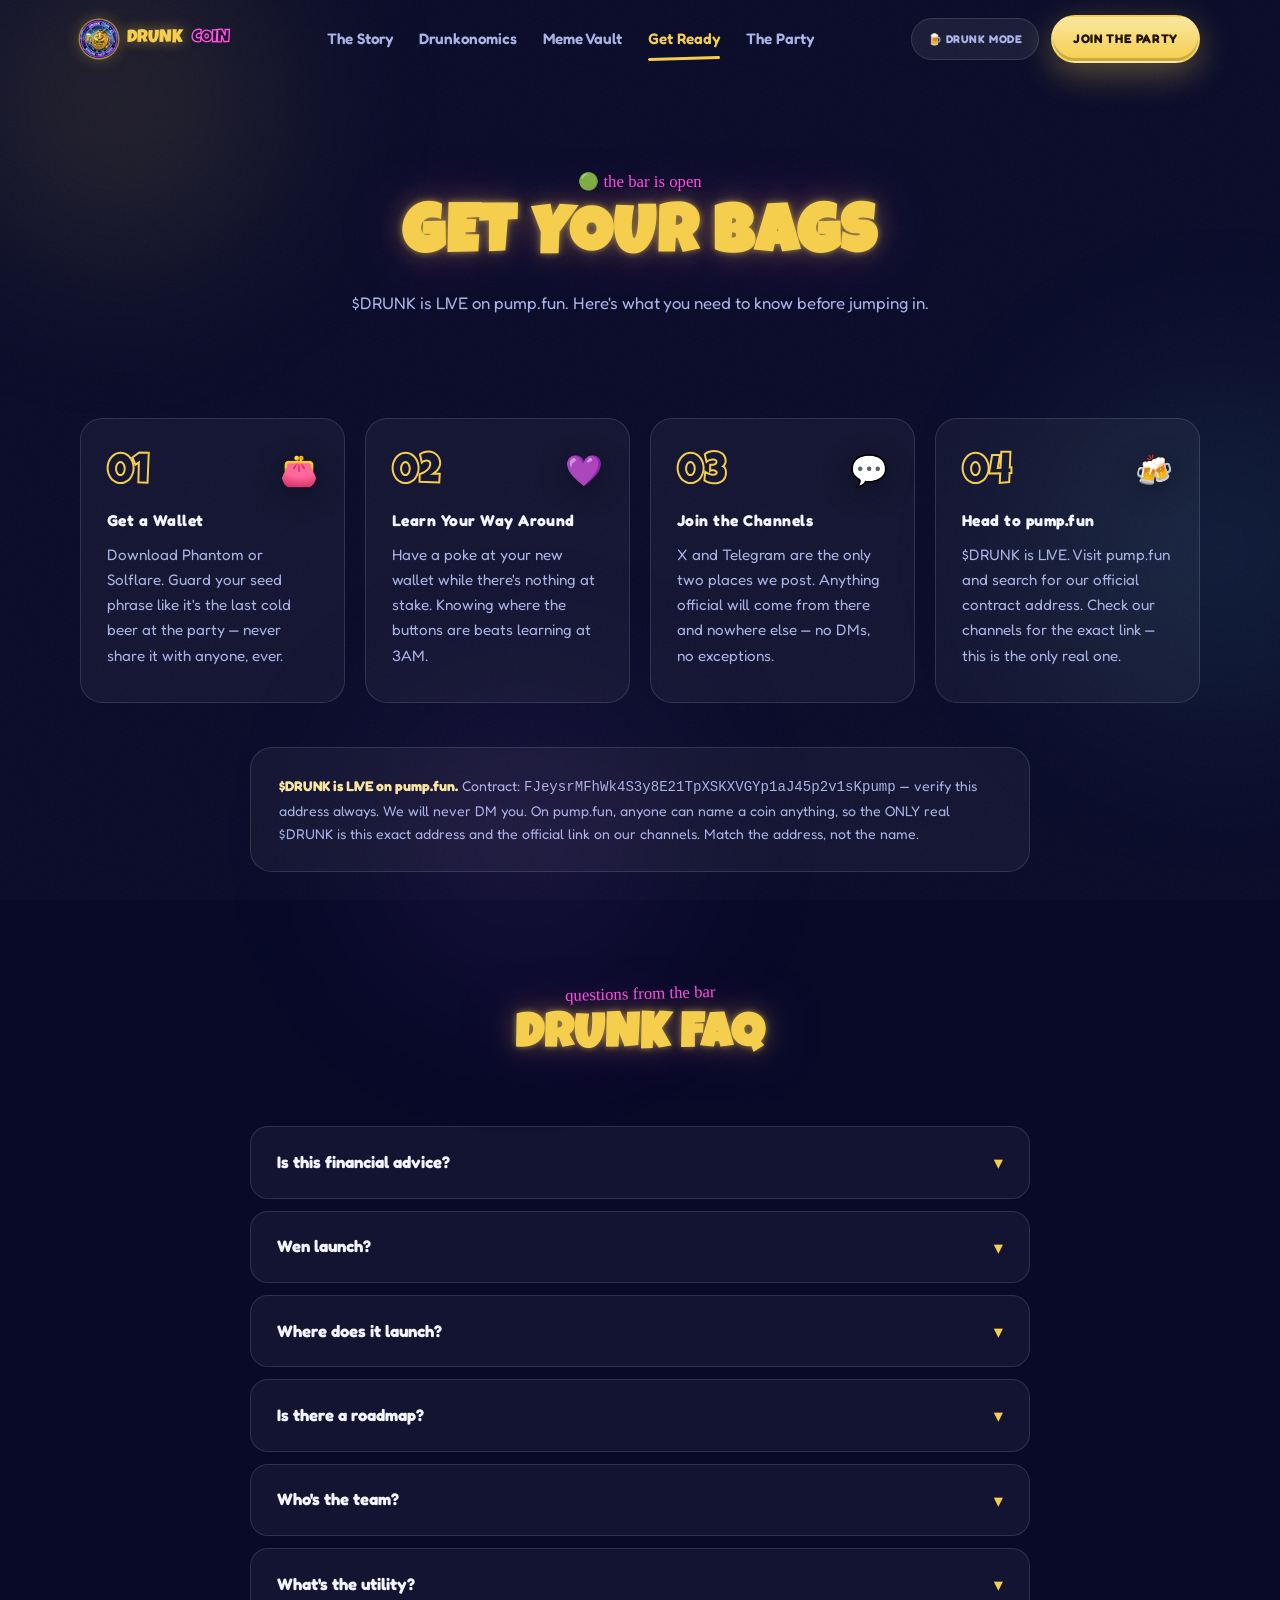
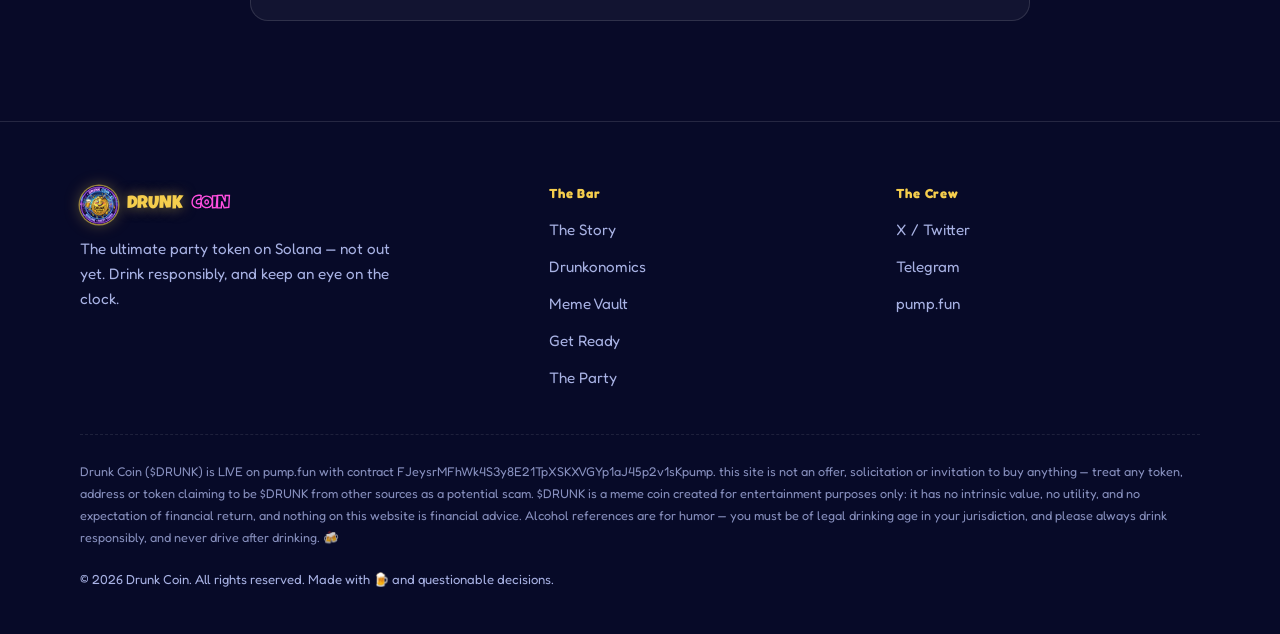
<file: buy.html>
<!DOCTYPE html>
<html lang="en">
<head>
  <meta charset="utf-8">
  <meta name="viewport" content="width=device-width, initial-scale=1">

  <title>Get Ready — Drunk Coin ($DRUNK)</title>
  <meta name="description" content="$DRUNK is LIVE on pump.fun. Get your wallet ready, join the community, and grab your bag on the bonding curve. Fair launch, no presale.">
  <meta name="theme-color" content="#080a28">

  <!-- Social preview -->
  <meta property="og:type" content="website">
  <meta property="og:site_name" content="Drunk Coin">
  <meta property="og:title" content="Get Ready for $DRUNK">
  <meta property="og:description" content="Nothing to buy yet. Everything to get ready for.">
  <meta property="og:image" content="assets/brand/og.jpg">
  <meta property="og:image:width" content="1200">
  <meta property="og:image:height" content="630">
  <meta name="twitter:card" content="summary_large_image">
  <meta name="twitter:image" content="assets/brand/og.jpg">

  <link rel="icon" href="assets/favicon.svg" type="image/svg+xml">
  <link rel="icon" href="assets/brand/favicon-32.png" sizes="32x32" type="image/png">
  <link rel="apple-touch-icon" href="assets/brand/apple-touch-icon.png">

  <!-- Fonts -->
  <link rel="preconnect" href="https://fonts.googleapis.com">
  <link rel="preconnect" href="https://fonts.gstatic.com" crossorigin>
  <link rel="stylesheet" href="https://fonts.googleapis.com/css2?family=Fredoka:wght@400;500;600;700&family=Luckiest+Guy&family=Monoton&family=Permanent+Marker&display=swap">

  <!-- Styles (cascade order matters) -->
  <link rel="stylesheet" href="css/tokens.css">
  <link rel="stylesheet" href="css/base.css">
  <link rel="stylesheet" href="css/layout.css">
  <link rel="stylesheet" href="css/components.css">
  <link rel="stylesheet" href="css/nav.css">
  <link rel="stylesheet" href="css/footer.css">
  <link rel="stylesheet" href="css/drunk-mode.css">
</head>

<body data-page="buy">

<a class="skip-link" href="#main">Skip to content</a>

<!-- ============================ AMBIENT BACKGROUND ======================= -->
<div class="orb orb--1" aria-hidden="true"></div>
<div class="orb orb--2" aria-hidden="true"></div>
<div class="orb orb--3" aria-hidden="true"></div>
<div class="bubbles" id="bubbles" aria-hidden="true"></div>

<!-- ============================ NAV ===================================== -->
<!-- Identical on every page. The active link comes from body[data-page]. -->
<header class="site-nav" id="site-nav">
  <div class="container site-nav__inner">
    <a class="brand" href="index.html" data-nav="home" aria-label="Drunk Coin — home">
      <img class="brand__logo" src="assets/brand/logo-96.png" alt="" width="38" height="38">
      <span class="brand__primary">DRUNK</span><span class="brand__outline">COIN</span>
    </a>

    <nav class="site-nav__links" aria-label="Main">
      <a class="nav-link" href="story.html"      data-nav="story">The Story</a>
      <a class="nav-link" href="tokenomics.html" data-nav="tokenomics">Drunkonomics</a>
      <a class="nav-link" href="gallery.html"    data-nav="gallery">Meme Vault</a>
      <a class="nav-link" href="buy.html"        data-nav="buy">Get Ready</a>
      <a class="nav-link" href="party.html"      data-nav="party">The Party</a>
    </nav>

    <div class="site-nav__actions">
      <button class="drunk-toggle" data-drunk-toggle aria-pressed="false">🍺 Drunk Mode</button>
      <a class="btn btn--gold btn--sm" href="party.html">Join the Party</a>
      <button class="menu-btn" data-menu-open aria-label="Open menu" aria-expanded="false" aria-controls="mobile-menu">☰</button>
    </div>
  </div>
</header>

<div class="mobile-menu" id="mobile-menu" aria-hidden="true">
  <button class="mobile-menu__close" data-menu-close aria-label="Close menu">✕</button>
  <a href="index.html"      data-nav="home">Home</a>
  <a href="story.html"      data-nav="story">The Story</a>
  <a href="tokenomics.html" data-nav="tokenomics">Drunkonomics</a>
  <a href="gallery.html"    data-nav="gallery">Meme Vault</a>
  <a href="buy.html"        data-nav="buy">Get Ready</a>
  <a href="party.html"      data-nav="party">The Party</a>
  <button class="drunk-toggle" data-drunk-toggle aria-pressed="false">🍺 Drunk Mode</button>
</div>

<!-- ============================ MAIN ==================================== -->
<main class="site-main page-enter" id="main">

  <div class="page-header container">
    <p class="eyebrow reveal">🟢 the bar is open</p>
    <h1 class="neon reveal" style="--delay:.08s">GET YOUR BAGS</h1>
    <p class="lede reveal" style="--delay:.16s">
      $DRUNK is LIVE on pump.fun. Here's what you need to know before jumping in.
    </p>
  </div>


  <!-- ---------------------------- STEPS -------------------------------- -->
  <!-- Preparation only. Nothing here tells anyone to acquire $DRUNK, because
       $DRUNK does not exist yet — see the note under the list. -->
  <section class="section" aria-label="Getting ready">
    <div class="container">
      <ol class="grid grid--4">

        <li class="card card--step tilt-left reveal">
          <span class="card__emoji" aria-hidden="true">👛</span>
          <span class="card__step-number" aria-hidden="true">01</span>
          <h2>Get a Wallet</h2>
          <p>Download Phantom or Solflare. Guard your seed phrase like it's the last cold beer at the party — never share it with anyone, ever.</p>
        </li>

        <li class="card card--step tilt-right reveal" style="--delay:.08s">
          <span class="card__emoji" aria-hidden="true">💜</span>
          <span class="card__step-number" aria-hidden="true">02</span>
          <h2>Learn Your Way Around</h2>
          <p>Have a poke at your new wallet while there's nothing at stake. Knowing where the buttons are beats learning at 3AM.</p>
        </li>

        <li class="card card--step tilt-left reveal" style="--delay:.16s">
          <span class="card__emoji" aria-hidden="true">💬</span>
          <span class="card__step-number" aria-hidden="true">03</span>
          <h2>Join the Channels</h2>
          <p>X and Telegram are the only two places we post. Anything official will come from there and nowhere else — no DMs, no exceptions.</p>
        </li>

        <li class="card card--step tilt-right reveal" style="--delay:.24s">
          <span class="card__emoji" aria-hidden="true">🍻</span>
          <span class="card__step-number" aria-hidden="true">04</span>
          <h2>Head to pump.fun</h2>
          <p>$DRUNK is LIVE. Visit pump.fun and search for our official contract address. Check our channels for the exact link — this is the only real one.</p>
        </li>

      </ol>

      <div class="card card--note reveal">
        <b>$DRUNK is LIVE on pump.fun.</b> Contract: <code>FJeysrMFhWk4S3y8E21TpXSKXVGYp1aJ45p2v1sKpump</code> — verify this address always. We will never DM you. On pump.fun, anyone can name a coin anything, so the ONLY real $DRUNK is this exact address and the official link on
        <a href="party.html">our channels</a>. Match the address, not the name.
      </div>
    </div>
  </section>

  <!-- ---------------------------- FAQ ---------------------------------- -->
  <section class="section section--tight">
    <div class="container">

      <header class="section-head reveal">
        <p class="eyebrow">questions from the bar</p>
        <h2 class="neon">DRUNK FAQ</h2>
      </header>

      <div class="faq">

        <div class="faq__item reveal">
          <button class="faq__question" type="button">
            Is this financial advice?
            <span class="faq__chevron" aria-hidden="true">▾</span>
          </button>
          <div class="faq__answer">
            <p>Absolutely not. We are literally drunk. Nothing here is an offer or a solicitation — there is nothing to offer yet. $DRUNK is entertainment: always do your own research, and never spend money you can't afford to lose.</p>
          </div>
        </div>

        <div class="faq__item reveal" style="--delay:.06s">
          <button class="faq__question" type="button">
            Wen launch?
            <span class="faq__chevron" aria-hidden="true">▾</span>
          </button>
          <div class="faq__answer">
            <p>The clock at the top of this page is the answer, down to the second. After that? Wen last call — which, at this bar, is never. But remember the house rule: no promises. We're here for the party, not the prophecy.</p>
          </div>
        </div>

        <div class="faq__item reveal" style="--delay:.12s">
          <button class="faq__question" type="button">
            Where does it launch?
            <span class="faq__chevron" aria-hidden="true">▾</span>
          </button>
          <div class="faq__answer">
            <p>On <b>pump.fun</b> — a 100% fair launch on a bonding curve. No presale, no team allocation: everyone buys off the same curve from the same starting price. When the curve fills, the coin graduates and pump.fun moves the liquidity to the DEX and burns it automatically. One warning: anyone can list a coin called $DRUNK there, so only trust the exact link and contract address from <a href="party.html">our official channels</a>.</p>
          </div>
        </div>

        <div class="faq__item reveal" style="--delay:.18s">
          <button class="faq__question" type="button">
            Is there a roadmap?
            <span class="faq__chevron" aria-hidden="true">▾</span>
          </button>
          <div class="faq__answer">
            <p>We drew one on a napkin once. Then we lost the napkin. There's a loose "Bar Map" on the <a href="party.html">Party page</a>, but honestly — the plan is vibes.</p>
          </div>
        </div>

        <div class="faq__item reveal" style="--delay:.24s">
          <button class="faq__question" type="button">
            Who's the team?
            <span class="faq__chevron" aria-hidden="true">▾</span>
          </button>
          <div class="faq__answer">
            <p>You're looking at it — the community runs the show. The launch is a fair launch on pump.fun, mint authority is revoked from the start, chairs optional, everyone pours.</p>
          </div>
        </div>

        <div class="faq__item reveal" style="--delay:.3s">
          <button class="faq__question" type="button">
            What's the utility?
            <span class="faq__chevron" aria-hidden="true">▾</span>
          </button>
          <div class="faq__answer">
            <p>Fun. The rarest utility in crypto. Plus memes, a group chat that never sleeps, and a community that shows up for each other.</p>
          </div>
        </div>

      </div>
    </div>
  </section>

</main>

<!-- ============================ FOOTER ================================== -->
<footer class="site-footer">
  <div class="container">
    <div class="site-footer__grid">
      <div>
        <a class="brand" href="index.html">
          <img class="brand__logo" src="assets/brand/logo-96.png" alt="" width="38" height="38">
          <span class="brand__primary">DRUNK</span><span class="brand__outline">COIN</span>
        </a>
        <p class="site-footer__tagline">
          The ultimate party token on Solana — not out yet. Drink responsibly, and keep
          an eye on the clock.
        </p>
      </div>

      <div>
        <h2>The Bar</h2>
        <div class="site-footer__links">
          <a href="story.html">The Story</a>
          <a href="tokenomics.html">Drunkonomics</a>
          <a href="gallery.html">Meme Vault</a>
          <a href="buy.html">Get Ready</a>
          <a href="party.html">The Party</a>
        </div>
      </div>

      <div>
        <h2>The Crew</h2>
        <div class="site-footer__links">
          <a href="#" data-social="x">X / Twitter</a>
          <a href="#" data-social="telegram">Telegram</a>
          <a href="#" data-social="pumpfun">pump.fun</a>
        </div>
      </div>
    </div>

    <p class="site-footer__disclaimer">
      Drunk Coin ($DRUNK) is LIVE on pump.fun with contract FJeysrMFhWk4S3y8E21TpXSKXVGYp1aJ45p2v1sKpump.
      this site is not an offer, solicitation or invitation to buy anything — treat any token, address or
      token claiming to be $DRUNK from other sources as a potential scam. $DRUNK is a meme coin created for entertainment
      purposes only: it has no intrinsic value, no utility, and no expectation of financial return, and
      nothing on this website is financial advice. Alcohol references are for humor — you must be of legal
      drinking age in your jurisdiction, and please always drink responsibly, and never drive after
      drinking. 🍻
    </p>

    <p class="site-footer__copyright">
      © <span id="year">2026</span> Drunk Coin. All rights reserved. Made with 🍺 and questionable decisions.
    </p>
  </div>
</footer>

<div class="toast" id="toast" role="status" aria-live="polite"></div>

<script src="js/config.js"></script>
<script src="js/site.js"></script>
<script src="js/countdown.js"></script>
</body>
</html>
</file>
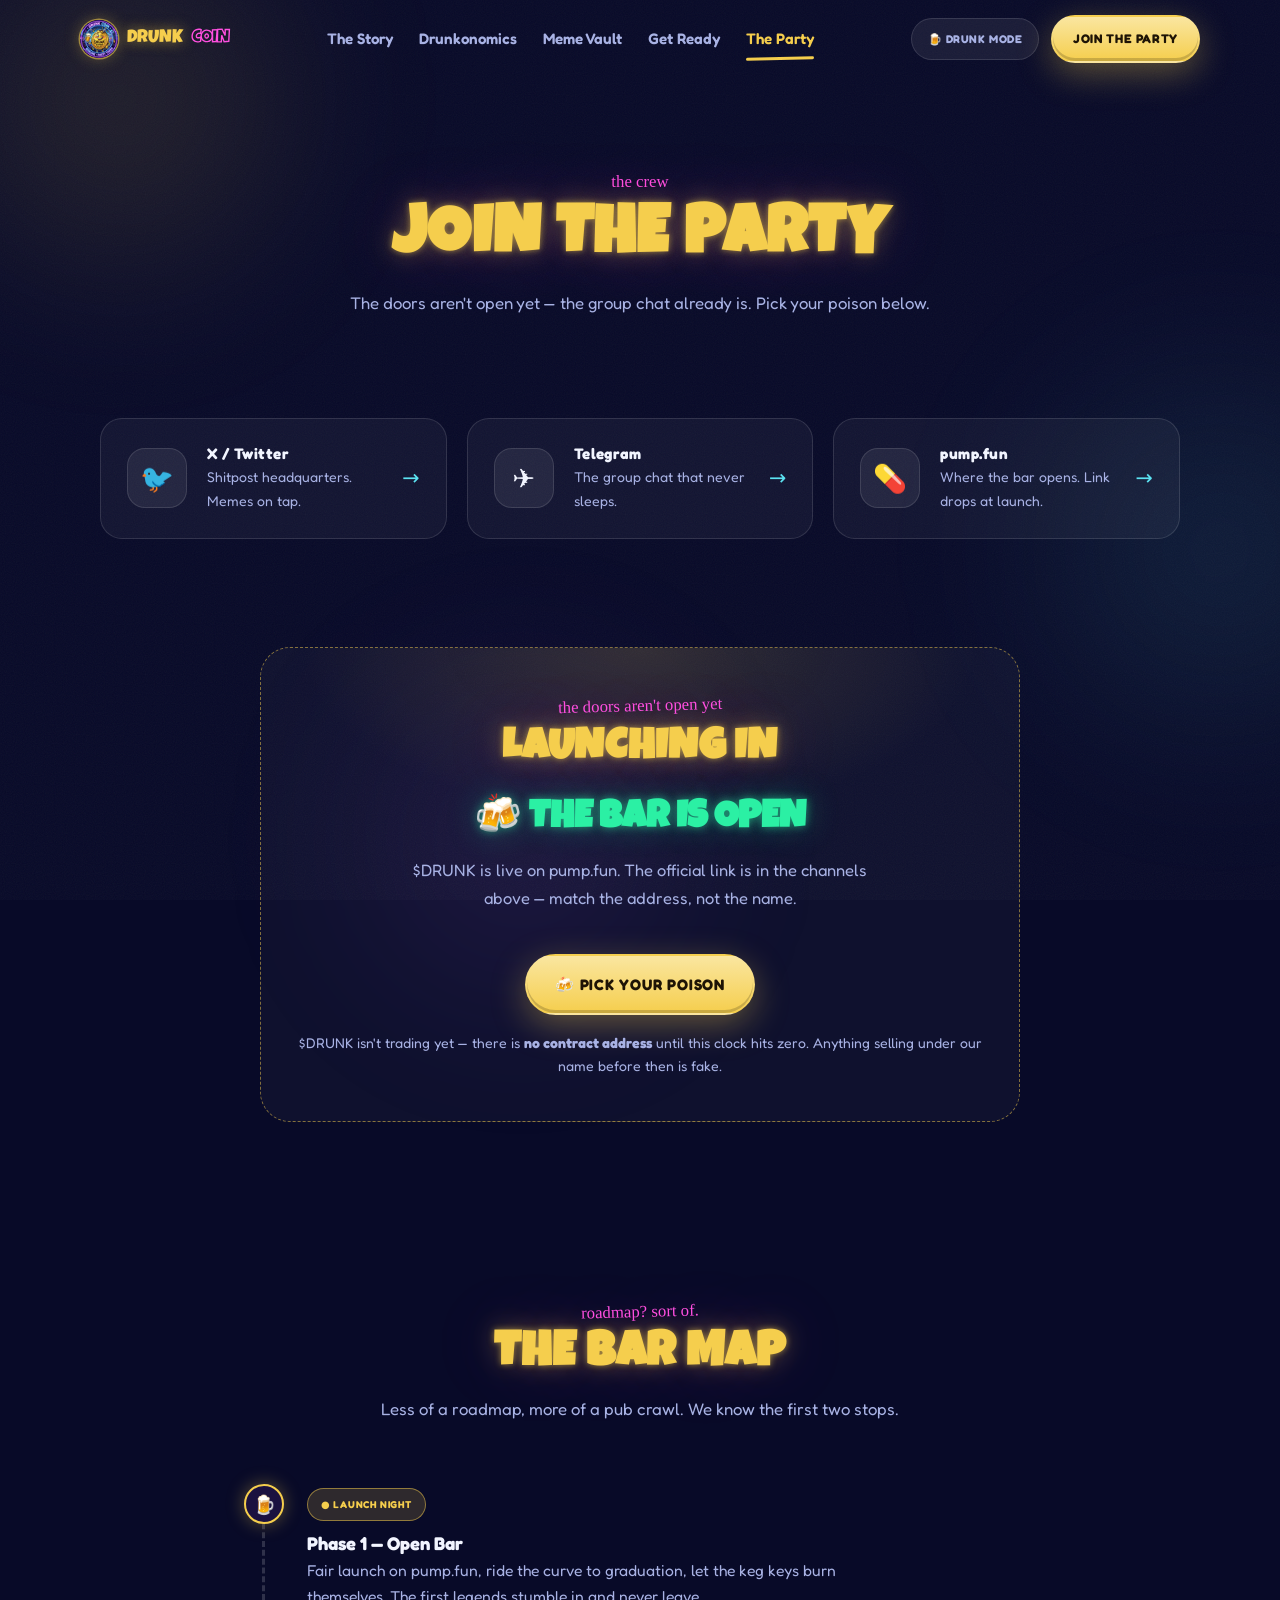
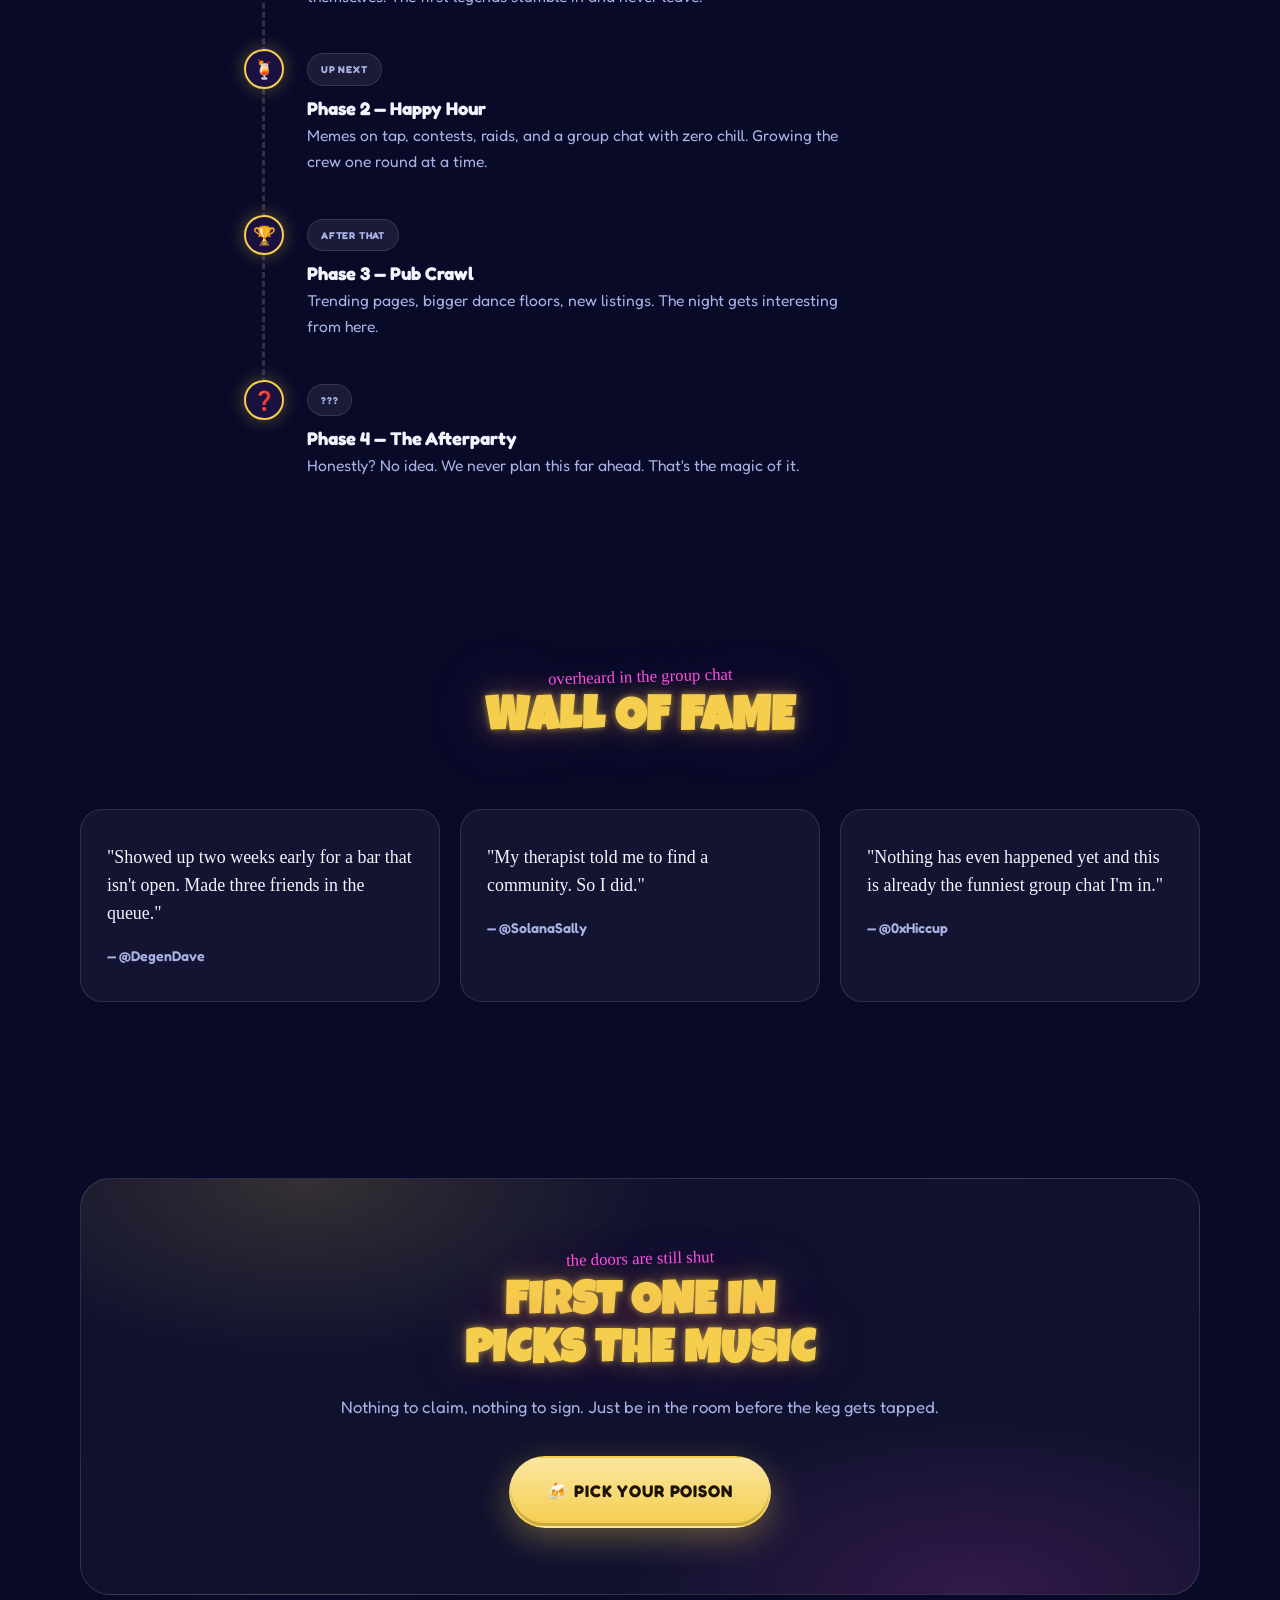
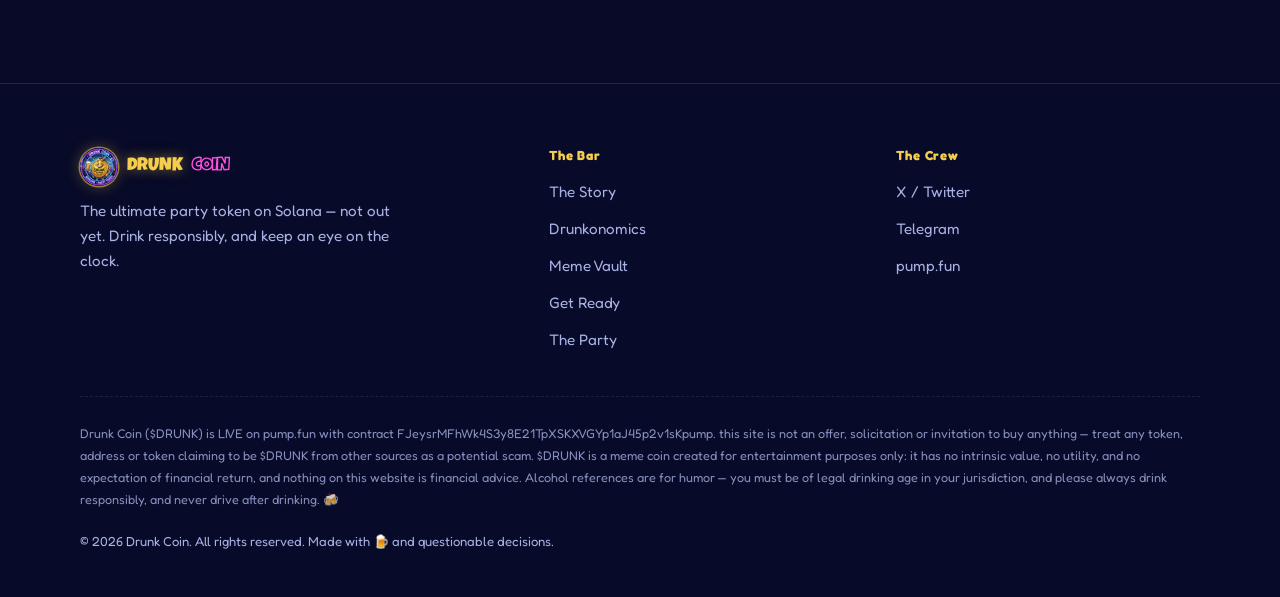
<file: party.html>
<!DOCTYPE html>
<html lang="en">
<head>
  <meta charset="utf-8">
  <meta name="viewport" content="width=device-width, initial-scale=1">

  <title>The Party — Drunk Coin ($DRUNK)</title>
  <meta name="description" content="Join the $DRUNK crew on X and Telegram, count down to launch, and follow the Bar Map — less of a roadmap, more of a pub crawl.">
  <meta name="theme-color" content="#080a28">

  <!-- Social preview -->
  <meta property="og:type" content="website">
  <meta property="og:site_name" content="Drunk Coin">
  <meta property="og:title" content="Join the $DRUNK Party">
  <meta property="og:description" content="The doors aren't open yet. The group chat already is.">
  <meta property="og:image" content="assets/brand/og.jpg">
  <meta property="og:image:width" content="1200">
  <meta property="og:image:height" content="630">
  <meta name="twitter:card" content="summary_large_image">
  <meta name="twitter:image" content="assets/brand/og.jpg">

  <link rel="icon" href="assets/favicon.svg" type="image/svg+xml">
  <link rel="icon" href="assets/brand/favicon-32.png" sizes="32x32" type="image/png">
  <link rel="apple-touch-icon" href="assets/brand/apple-touch-icon.png">

  <!-- Fonts -->
  <link rel="preconnect" href="https://fonts.googleapis.com">
  <link rel="preconnect" href="https://fonts.gstatic.com" crossorigin>
  <link rel="stylesheet" href="https://fonts.googleapis.com/css2?family=Fredoka:wght@400;500;600;700&family=Luckiest+Guy&family=Monoton&family=Permanent+Marker&display=swap">

  <!-- Styles (cascade order matters) -->
  <link rel="stylesheet" href="css/tokens.css">
  <link rel="stylesheet" href="css/base.css">
  <link rel="stylesheet" href="css/layout.css">
  <link rel="stylesheet" href="css/components.css">
  <link rel="stylesheet" href="css/nav.css">
  <link rel="stylesheet" href="css/footer.css">
  <link rel="stylesheet" href="css/drunk-mode.css">
  <link rel="stylesheet" href="css/countdown.css">
</head>

<body data-page="party">

<a class="skip-link" href="#main">Skip to content</a>

<!-- ============================ AMBIENT BACKGROUND ======================= -->
<div class="orb orb--1" aria-hidden="true"></div>
<div class="orb orb--2" aria-hidden="true"></div>
<div class="orb orb--3" aria-hidden="true"></div>
<div class="bubbles" id="bubbles" aria-hidden="true"></div>

<!-- ============================ NAV ===================================== -->
<!-- Identical on every page. The active link comes from body[data-page]. -->
<header class="site-nav" id="site-nav">
  <div class="container site-nav__inner">
    <a class="brand" href="index.html" data-nav="home" aria-label="Drunk Coin — home">
      <img class="brand__logo" src="assets/brand/logo-96.png" alt="" width="38" height="38">
      <span class="brand__primary">DRUNK</span><span class="brand__outline">COIN</span>
    </a>

    <nav class="site-nav__links" aria-label="Main">
      <a class="nav-link" href="story.html"      data-nav="story">The Story</a>
      <a class="nav-link" href="tokenomics.html" data-nav="tokenomics">Drunkonomics</a>
      <a class="nav-link" href="gallery.html"    data-nav="gallery">Meme Vault</a>
      <a class="nav-link" href="buy.html"        data-nav="buy">Get Ready</a>
      <a class="nav-link" href="party.html"      data-nav="party">The Party</a>
    </nav>

    <div class="site-nav__actions">
      <button class="drunk-toggle" data-drunk-toggle aria-pressed="false">🍺 Drunk Mode</button>
      <a class="btn btn--gold btn--sm" href="party.html">Join the Party</a>
      <button class="menu-btn" data-menu-open aria-label="Open menu" aria-expanded="false" aria-controls="mobile-menu">☰</button>
    </div>
  </div>
</header>

<div class="mobile-menu" id="mobile-menu" aria-hidden="true">
  <button class="mobile-menu__close" data-menu-close aria-label="Close menu">✕</button>
  <a href="index.html"      data-nav="home">Home</a>
  <a href="story.html"      data-nav="story">The Story</a>
  <a href="tokenomics.html" data-nav="tokenomics">Drunkonomics</a>
  <a href="gallery.html"    data-nav="gallery">Meme Vault</a>
  <a href="buy.html"        data-nav="buy">Get Ready</a>
  <a href="party.html"      data-nav="party">The Party</a>
  <button class="drunk-toggle" data-drunk-toggle aria-pressed="false">🍺 Drunk Mode</button>
</div>

<!-- ============================ MAIN ==================================== -->
<main class="site-main page-enter" id="main">

  <div class="page-header container">
    <p class="eyebrow reveal">the crew</p>
    <h1 class="neon reveal" style="--delay:.08s">JOIN THE PARTY</h1>
    <p class="lede reveal" style="--delay:.16s">
      The doors aren't open yet — the group chat already is. Pick your poison below.
    </p>
  </div>

  <!-- ---------------------------- SOCIALS ------------------------------ -->
  <section class="section" id="channels" aria-label="Official channels" style="scroll-margin-top:96px">
    <div class="container">
      <div class="grid grid--3" style="max-width:1080px;margin-inline:auto">

        <a class="card card--social tilt-left reveal" href="#" data-social="x">
          <span class="card__icon" aria-hidden="true">🐦</span>
          <div>
            <h2>X / Twitter</h2>
            <p>Shitpost headquarters. Memes on tap.</p>
          </div>
          <span class="card__arrow" aria-hidden="true">→</span>
        </a>

        <a class="card card--social tilt-right reveal" style="--delay:.08s" href="#" data-social="telegram">
          <span class="card__icon" aria-hidden="true">✈️</span>
          <div>
            <h2>Telegram</h2>
            <p>The group chat that never sleeps.</p>
          </div>
          <span class="card__arrow" aria-hidden="true">→</span>
        </a>

        <a class="card card--social tilt-left reveal" style="--delay:.16s" href="#" data-social="pumpfun">
          <span class="card__icon" aria-hidden="true">💊</span>
          <div>
            <h2>pump.fun</h2>
            <p>Where the bar opens. Link drops at launch.</p>
          </div>
          <span class="card__arrow" aria-hidden="true">→</span>
        </a>

      </div>
    </div>
  </section>

  <!-- ---------------------------- LAUNCH COUNTDOWN --------------------- -->
  <!-- Ticks down to launchDate in js/config.js, and hides itself if that
       date is missing. Once it hits zero the clock swaps for the "we're
       live" panel. See js/countdown.js. -->
  <section class="section section--tight" id="launch" data-countdown-root style="scroll-margin-top:96px">
    <div class="container">
      <div class="countdown reveal">
        <p class="eyebrow">the doors aren't open yet</p>
        <h2 class="neon">LAUNCHING IN</h2>

        <!-- Announced through the live region below instead — a screen reader
             reading four numbers a second is unusable. -->
        <div class="countdown__clock" data-countdown-clock aria-hidden="true">
          <div class="countdown__unit">
            <b class="countdown__value" data-countdown="days">--</b>
            <span class="countdown__label">Days</span>
          </div>
          <div class="countdown__unit">
            <b class="countdown__value" data-countdown="hours">--</b>
            <span class="countdown__label">Hours</span>
          </div>
          <div class="countdown__unit">
            <b class="countdown__value" data-countdown="minutes">--</b>
            <span class="countdown__label">Minutes</span>
          </div>
          <div class="countdown__unit countdown__unit--seconds">
            <b class="countdown__value" data-countdown="seconds">--</b>
            <span class="countdown__label">Seconds</span>
          </div>
        </div>

        <div class="countdown__live" data-countdown-live hidden>
          <h3>🍻 THE BAR IS OPEN</h3>
          <p>$DRUNK is live on pump.fun. The official link is in the channels above — match the address, not the name.</p>
          <p><a class="btn btn--gold" href="#channels">🍻 Pick Your Poison</a></p>
        </div>

        <p class="countdown__date" data-countdown-date></p>

        <p class="countdown__note">
          $DRUNK isn't trading yet — there is <b>no contract address</b> until this clock hits zero.
          Anything selling under our name before then is fake.
        </p>

        <p class="visually-hidden" role="status" aria-live="polite" data-countdown-status></p>
      </div>
    </div>
  </section>

  <!-- ---------------------------- BAR MAP ------------------------------ -->
  <section class="section">
    <div class="container container--narrow">

      <header class="section-head reveal">
        <p class="eyebrow">roadmap? sort of.</p>
        <h2 class="neon">THE BAR MAP</h2>
        <p class="lede">Less of a roadmap, more of a pub crawl. We know the first two stops.</p>
      </header>

      <div class="timeline">

        <article class="timeline__item reveal">
          <span class="timeline__dot" aria-hidden="true">🍺</span>
          <span class="chip chip--now">● Launch night</span>
          <h3>Phase 1 — Open Bar</h3>
          <p>Fair launch on pump.fun, ride the curve to graduation, let the keg keys burn themselves. The first legends stumble in and never leave.</p>
        </article>

        <article class="timeline__item reveal" style="--delay:.08s">
          <span class="timeline__dot" aria-hidden="true">🍹</span>
          <span class="chip chip--soon">Up next</span>
          <h3>Phase 2 — Happy Hour</h3>
          <p>Memes on tap, contests, raids, and a group chat with zero chill. Growing the crew one round at a time.</p>
        </article>

        <article class="timeline__item reveal" style="--delay:.16s">
          <span class="timeline__dot" aria-hidden="true">🏆</span>
          <span class="chip chip--soon">After that</span>
          <h3>Phase 3 — Pub Crawl</h3>
          <p>Trending pages, bigger dance floors, new listings. The night gets interesting from here.</p>
        </article>

        <article class="timeline__item reveal" style="--delay:.24s">
          <span class="timeline__dot" aria-hidden="true">❓</span>
          <span class="chip chip--soon">???</span>
          <h3>Phase 4 — The Afterparty</h3>
          <p>Honestly? No idea. We never plan this far ahead. That's the magic of it.</p>
        </article>

      </div>
    </div>
  </section>

  <!-- ---------------------------- WALL OF FAME ------------------------- -->
  <section class="section">
    <div class="container">

      <header class="section-head reveal">
        <p class="eyebrow">overheard in the group chat</p>
        <h2 class="neon">WALL OF FAME</h2>
      </header>

      <div class="grid grid--3">
        <figure class="card card--quote tilt-left reveal">
          <blockquote>"Showed up two weeks early for a bar that isn't open. Made three friends in the queue."</blockquote>
          <figcaption><cite>— @DegenDave</cite></figcaption>
        </figure>

        <figure class="card card--quote tilt-right reveal" style="--delay:.08s">
          <blockquote>"My therapist told me to find a community. So I did."</blockquote>
          <figcaption><cite>— @SolanaSally</cite></figcaption>
        </figure>

        <figure class="card card--quote tilt-left reveal" style="--delay:.16s">
          <blockquote>"Nothing has even happened yet and this is already the funniest group chat I'm in."</blockquote>
          <figcaption><cite>— @0xHiccup</cite></figcaption>
        </figure>
      </div>
    </div>
  </section>

  <!-- ---------------------------- CTA ---------------------------------- -->
  <section class="section">
    <div class="container">
      <div class="banner reveal">
        <p class="eyebrow">the doors are still shut</p>
        <h2 class="neon">FIRST ONE IN<br>PICKS THE MUSIC</h2>
        <p class="lede">Nothing to claim, nothing to sign. Just be in the room before the keg gets tapped.</p>
        <p><a class="btn btn--gold btn--lg" href="#channels">🍻 Pick Your Poison</a></p>
      </div>
    </div>
  </section>

</main>

<!-- ============================ FOOTER ================================== -->
<footer class="site-footer">
  <div class="container">
    <div class="site-footer__grid">
      <div>
        <a class="brand" href="index.html">
          <img class="brand__logo" src="assets/brand/logo-96.png" alt="" width="38" height="38">
          <span class="brand__primary">DRUNK</span><span class="brand__outline">COIN</span>
        </a>
        <p class="site-footer__tagline">
          The ultimate party token on Solana — not out yet. Drink responsibly, and keep
          an eye on the clock.
        </p>
      </div>

      <div>
        <h2>The Bar</h2>
        <div class="site-footer__links">
          <a href="story.html">The Story</a>
          <a href="tokenomics.html">Drunkonomics</a>
          <a href="gallery.html">Meme Vault</a>
          <a href="buy.html">Get Ready</a>
          <a href="party.html">The Party</a>
        </div>
      </div>

      <div>
        <h2>The Crew</h2>
        <div class="site-footer__links">
          <a href="#" data-social="x">X / Twitter</a>
          <a href="#" data-social="telegram">Telegram</a>
          <a href="#" data-social="pumpfun">pump.fun</a>
        </div>
      </div>
    </div>

    <p class="site-footer__disclaimer">
      Drunk Coin ($DRUNK) is LIVE on pump.fun with contract FJeysrMFhWk4S3y8E21TpXSKXVGYp1aJ45p2v1sKpump.
      this site is not an offer, solicitation or invitation to buy anything — treat any token, address or
      token claiming to be $DRUNK from other sources as a potential scam. $DRUNK is a meme coin created for entertainment
      purposes only: it has no intrinsic value, no utility, and no expectation of financial return, and
      nothing on this website is financial advice. Alcohol references are for humor — you must be of legal
      drinking age in your jurisdiction, and please always drink responsibly, and never drive after
      drinking. 🍻
    </p>

    <p class="site-footer__copyright">
      © <span id="year">2026</span> Drunk Coin. All rights reserved. Made with 🍺 and questionable decisions.
    </p>
  </div>
</footer>

<div class="toast" id="toast" role="status" aria-live="polite"></div>

<script src="js/config.js"></script>
<script src="js/site.js"></script>
<script src="js/countdown.js"></script>
</body>
</html>
</file>
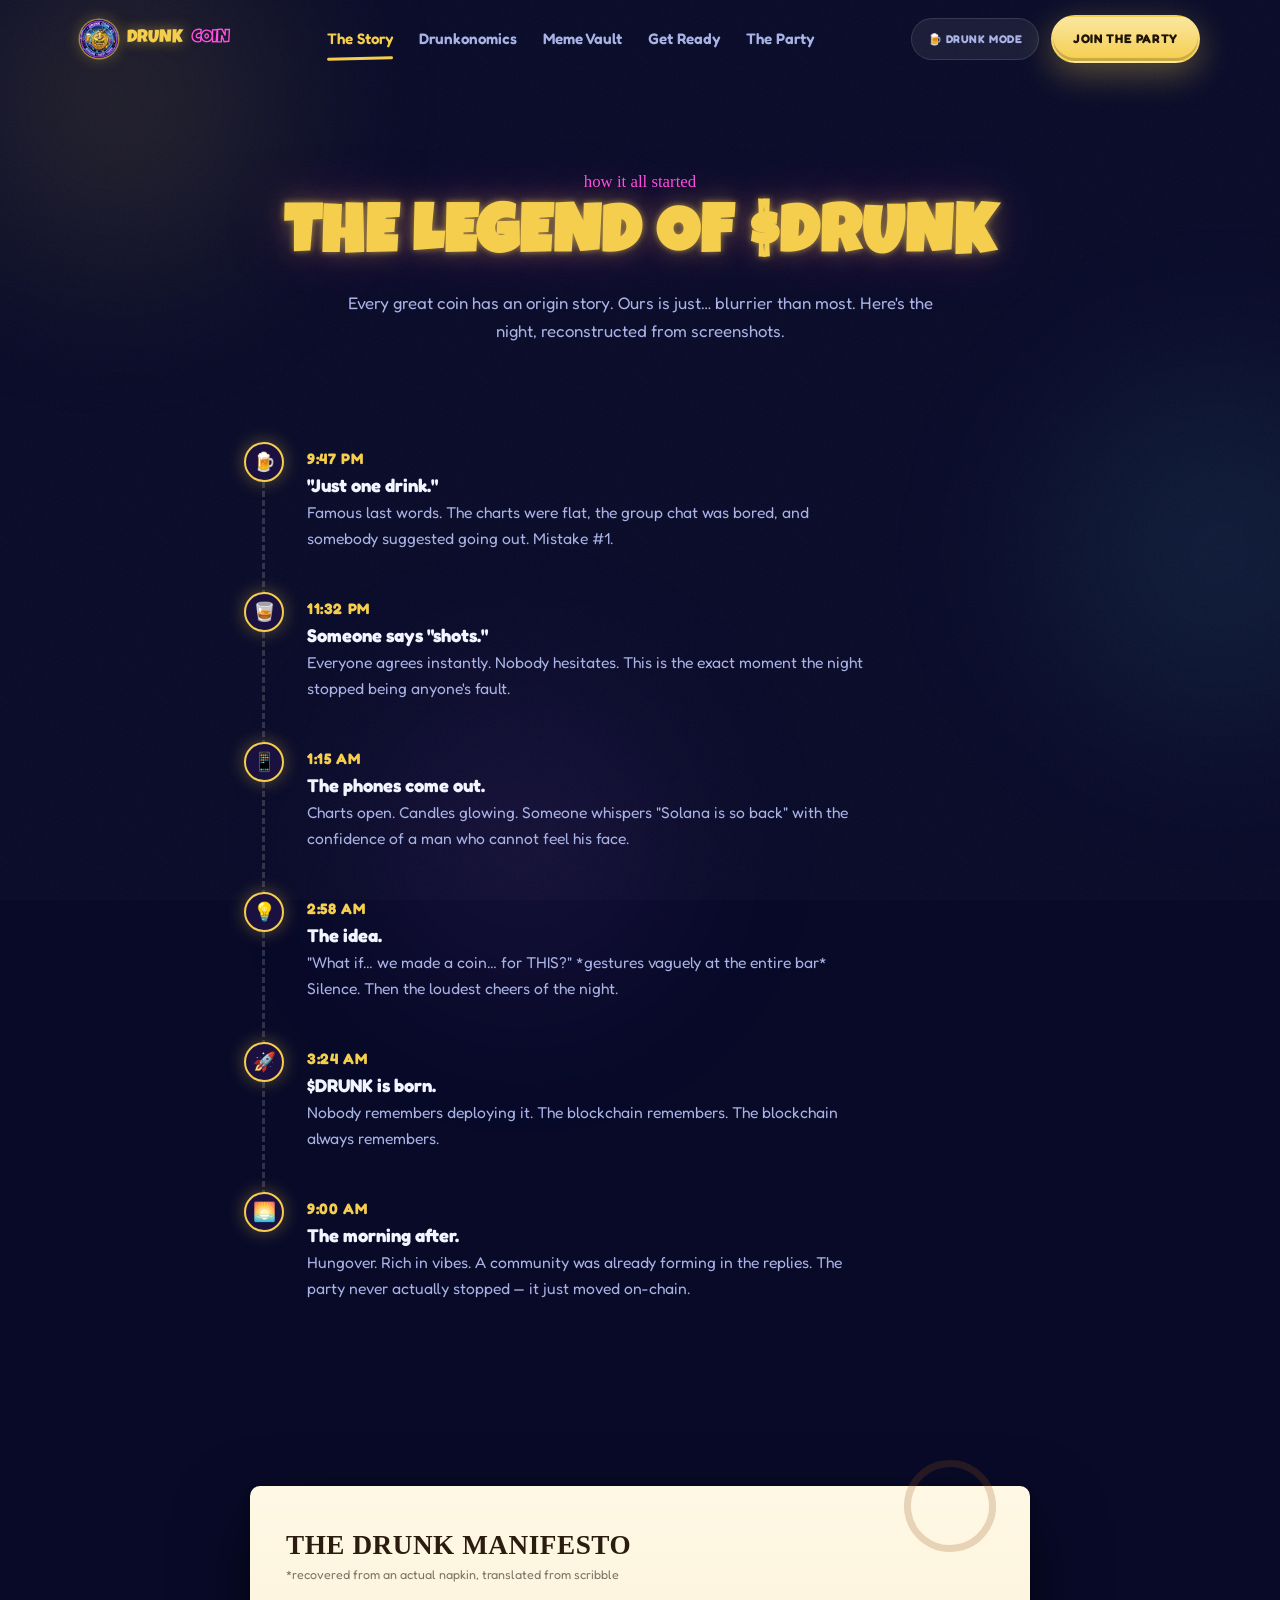
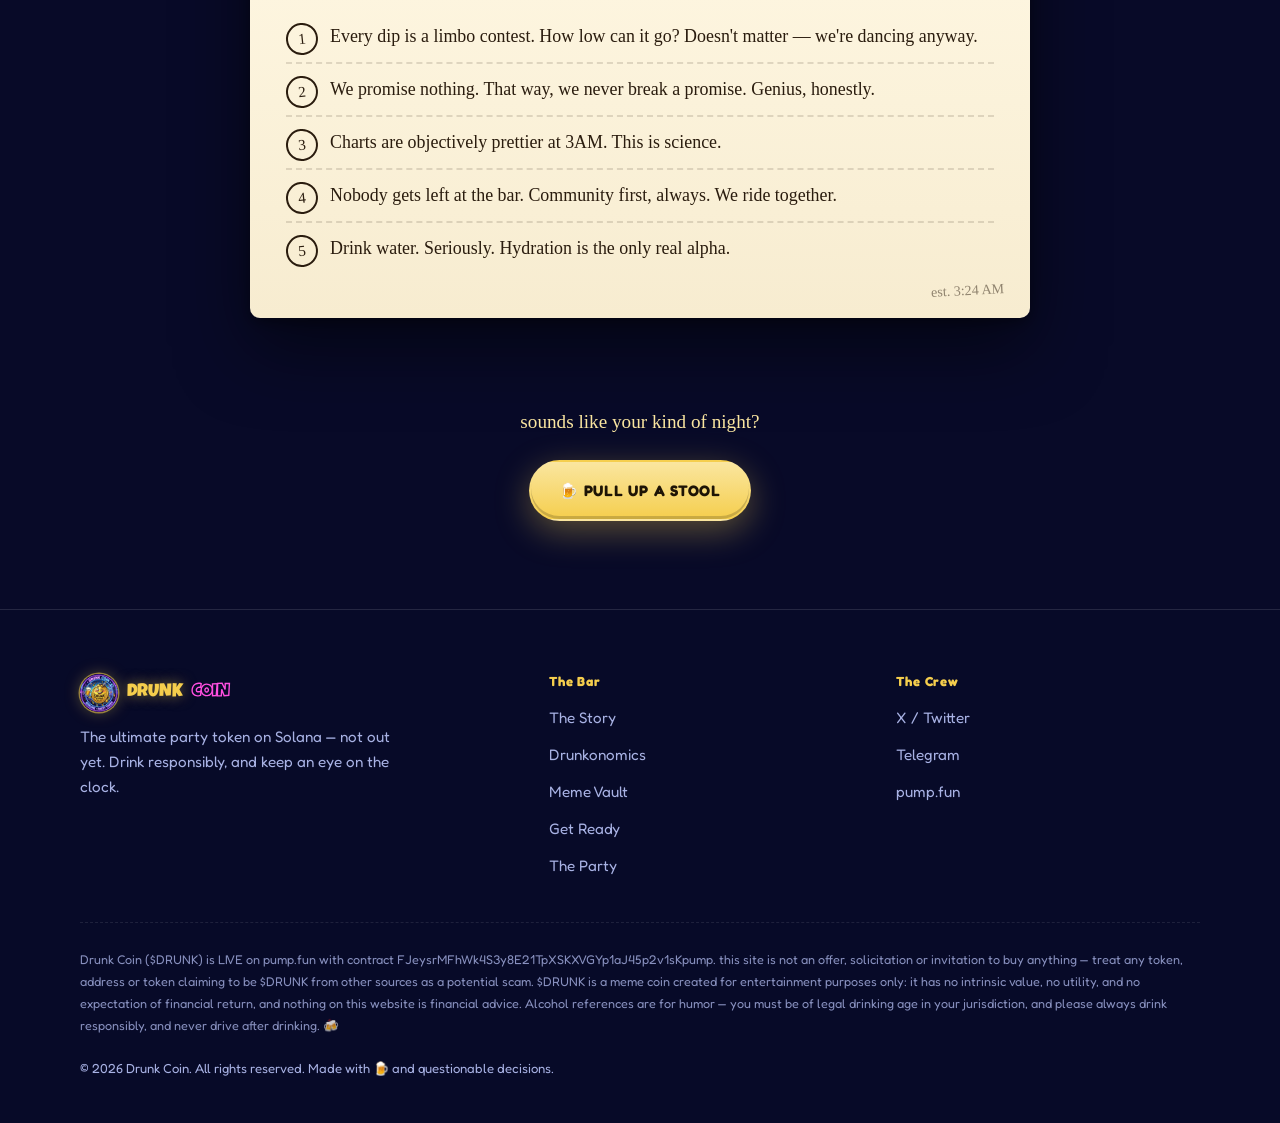
<file: story.html>
<!DOCTYPE html>
<html lang="en">
<head>
  <meta charset="utf-8">
  <meta name="viewport" content="width=device-width, initial-scale=1">

  <title>The Story — Drunk Coin ($DRUNK)</title>
  <meta name="description" content="How $DRUNK was born: one night, five bad decisions and a napkin manifesto. The legend of the ultimate party token on Solana.">
  <meta name="theme-color" content="#080a28">

  <!-- Social preview -->
  <meta property="og:type" content="article">
  <meta property="og:site_name" content="Drunk Coin">
  <meta property="og:title" content="The Legend of $DRUNK">
  <meta property="og:description" content="Every great coin has an origin story. Ours is just… blurrier than most.">
  <meta property="og:image" content="assets/brand/og.jpg">
  <meta property="og:image:width" content="1200">
  <meta property="og:image:height" content="630">
  <meta name="twitter:card" content="summary_large_image">
  <meta name="twitter:image" content="assets/brand/og.jpg">

  <link rel="icon" href="assets/favicon.svg" type="image/svg+xml">
  <link rel="icon" href="assets/brand/favicon-32.png" sizes="32x32" type="image/png">
  <link rel="apple-touch-icon" href="assets/brand/apple-touch-icon.png">

  <!-- Fonts -->
  <link rel="preconnect" href="https://fonts.googleapis.com">
  <link rel="preconnect" href="https://fonts.gstatic.com" crossorigin>
  <link rel="stylesheet" href="https://fonts.googleapis.com/css2?family=Fredoka:wght@400;500;600;700&family=Luckiest+Guy&family=Monoton&family=Permanent+Marker&display=swap">

  <!-- Styles (cascade order matters) -->
  <link rel="stylesheet" href="css/tokens.css">
  <link rel="stylesheet" href="css/base.css">
  <link rel="stylesheet" href="css/layout.css">
  <link rel="stylesheet" href="css/components.css">
  <link rel="stylesheet" href="css/nav.css">
  <link rel="stylesheet" href="css/footer.css">
  <link rel="stylesheet" href="css/drunk-mode.css">
</head>

<body data-page="story">

<a class="skip-link" href="#main">Skip to content</a>

<!-- ============================ AMBIENT BACKGROUND ======================= -->
<div class="orb orb--1" aria-hidden="true"></div>
<div class="orb orb--2" aria-hidden="true"></div>
<div class="orb orb--3" aria-hidden="true"></div>
<div class="bubbles" id="bubbles" aria-hidden="true"></div>

<!-- ============================ NAV ===================================== -->
<!-- Identical on every page. The active link comes from body[data-page]. -->
<header class="site-nav" id="site-nav">
  <div class="container site-nav__inner">
    <a class="brand" href="index.html" data-nav="home" aria-label="Drunk Coin — home">
      <img class="brand__logo" src="assets/brand/logo-96.png" alt="" width="38" height="38">
      <span class="brand__primary">DRUNK</span><span class="brand__outline">COIN</span>
    </a>

    <nav class="site-nav__links" aria-label="Main">
      <a class="nav-link" href="story.html"      data-nav="story">The Story</a>
      <a class="nav-link" href="tokenomics.html" data-nav="tokenomics">Drunkonomics</a>
      <a class="nav-link" href="gallery.html"    data-nav="gallery">Meme Vault</a>
      <a class="nav-link" href="buy.html"        data-nav="buy">Get Ready</a>
      <a class="nav-link" href="party.html"      data-nav="party">The Party</a>
    </nav>

    <div class="site-nav__actions">
      <button class="drunk-toggle" data-drunk-toggle aria-pressed="false">🍺 Drunk Mode</button>
      <a class="btn btn--gold btn--sm" href="party.html">Join the Party</a>
      <button class="menu-btn" data-menu-open aria-label="Open menu" aria-expanded="false" aria-controls="mobile-menu">☰</button>
    </div>
  </div>
</header>

<div class="mobile-menu" id="mobile-menu" aria-hidden="true">
  <button class="mobile-menu__close" data-menu-close aria-label="Close menu">✕</button>
  <a href="index.html"      data-nav="home">Home</a>
  <a href="story.html"      data-nav="story">The Story</a>
  <a href="tokenomics.html" data-nav="tokenomics">Drunkonomics</a>
  <a href="gallery.html"    data-nav="gallery">Meme Vault</a>
  <a href="buy.html"        data-nav="buy">Get Ready</a>
  <a href="party.html"      data-nav="party">The Party</a>
  <button class="drunk-toggle" data-drunk-toggle aria-pressed="false">🍺 Drunk Mode</button>
</div>

<!-- ============================ MAIN ==================================== -->
<main class="site-main page-enter" id="main">

  <div class="page-header container">
    <p class="eyebrow reveal">how it all started</p>
    <h1 class="neon reveal" style="--delay:.08s">THE LEGEND OF $DRUNK</h1>
    <p class="lede reveal" style="--delay:.16s">
      Every great coin has an origin story. Ours is just… blurrier than most.
      Here's the night, reconstructed from screenshots.
    </p>
  </div>

  <!-- ---------------------------- THE NIGHT ---------------------------- -->
  <section class="section" aria-label="Timeline of the night">
    <div class="container container--narrow">
      <div class="timeline">

        <article class="timeline__item reveal">
          <span class="timeline__dot" aria-hidden="true">🍺</span>
          <span class="timeline__time">9:47 PM</span>
          <h2>"Just one drink."</h2>
          <p>Famous last words. The charts were flat, the group chat was bored, and somebody suggested going out. Mistake #1.</p>
        </article>

        <article class="timeline__item reveal" style="--delay:.08s">
          <span class="timeline__dot" aria-hidden="true">🥃</span>
          <span class="timeline__time">11:32 PM</span>
          <h2>Someone says "shots."</h2>
          <p>Everyone agrees instantly. Nobody hesitates. This is the exact moment the night stopped being anyone's fault.</p>
        </article>

        <article class="timeline__item reveal" style="--delay:.16s">
          <span class="timeline__dot" aria-hidden="true">📱</span>
          <span class="timeline__time">1:15 AM</span>
          <h2>The phones come out.</h2>
          <p>Charts open. Candles glowing. Someone whispers "Solana is so back" with the confidence of a man who cannot feel his face.</p>
        </article>

        <article class="timeline__item reveal" style="--delay:.24s">
          <span class="timeline__dot" aria-hidden="true">💡</span>
          <span class="timeline__time">2:58 AM</span>
          <h2>The idea.</h2>
          <p>"What if… we made a coin… for THIS?" *gestures vaguely at the entire bar* Silence. Then the loudest cheers of the night.</p>
        </article>

        <article class="timeline__item reveal" style="--delay:.32s">
          <span class="timeline__dot" aria-hidden="true">🚀</span>
          <span class="timeline__time">3:24 AM</span>
          <h2>$DRUNK is born.</h2>
          <p>Nobody remembers deploying it. The blockchain remembers. The blockchain always remembers.</p>
        </article>

        <article class="timeline__item reveal" style="--delay:.4s">
          <span class="timeline__dot" aria-hidden="true">🌅</span>
          <span class="timeline__time">9:00 AM</span>
          <h2>The morning after.</h2>
          <p>Hungover. Rich in vibes. A community was already forming in the replies. The party never actually stopped — it just moved on-chain.</p>
        </article>

      </div>
    </div>
  </section>

  <!-- ---------------------------- MANIFESTO ---------------------------- -->
  <section class="section">
    <div class="container container--narrow">
      <div class="napkin reveal">
        <h2>THE DRUNK MANIFESTO</h2>
        <span class="napkin__caption">*recovered from an actual napkin, translated from scribble</span>
        <ol>
          <li>Every dip is a limbo contest. How low can it go? Doesn't matter — we're dancing anyway.</li>
          <li>We promise nothing. That way, we never break a promise. Genius, honestly.</li>
          <li>Charts are objectively prettier at 3AM. This is science.</li>
          <li>Nobody gets left at the bar. Community first, always. We ride together.</li>
          <li>Drink water. Seriously. Hydration is the only real alpha.</li>
        </ol>
      </div>
    </div>
  </section>

  <!-- ---------------------------- CTA ---------------------------------- -->
  <section class="section section--flush">
    <div class="container text-center">
      <p class="marker reveal" style="font-size:1.2rem">sounds like your kind of night?</p>
      <p class="reveal" style="--delay:.1s;margin-top:22px">
        <a class="btn btn--gold" href="party.html">🍺 Pull Up a Stool</a>
      </p>
    </div>
  </section>

</main>

<!-- ============================ FOOTER ================================== -->
<footer class="site-footer">
  <div class="container">
    <div class="site-footer__grid">
      <div>
        <a class="brand" href="index.html">
          <img class="brand__logo" src="assets/brand/logo-96.png" alt="" width="38" height="38">
          <span class="brand__primary">DRUNK</span><span class="brand__outline">COIN</span>
        </a>
        <p class="site-footer__tagline">
          The ultimate party token on Solana — not out yet. Drink responsibly, and keep
          an eye on the clock.
        </p>
      </div>

      <div>
        <h2>The Bar</h2>
        <div class="site-footer__links">
          <a href="story.html">The Story</a>
          <a href="tokenomics.html">Drunkonomics</a>
          <a href="gallery.html">Meme Vault</a>
          <a href="buy.html">Get Ready</a>
          <a href="party.html">The Party</a>
        </div>
      </div>

      <div>
        <h2>The Crew</h2>
        <div class="site-footer__links">
          <a href="#" data-social="x">X / Twitter</a>
          <a href="#" data-social="telegram">Telegram</a>
          <a href="#" data-social="pumpfun">pump.fun</a>
        </div>
      </div>
    </div>

    <p class="site-footer__disclaimer">
      Drunk Coin ($DRUNK) is LIVE on pump.fun with contract FJeysrMFhWk4S3y8E21TpXSKXVGYp1aJ45p2v1sKpump.
      this site is not an offer, solicitation or invitation to buy anything — treat any token, address or
      token claiming to be $DRUNK from other sources as a potential scam. $DRUNK is a meme coin created for entertainment
      purposes only: it has no intrinsic value, no utility, and no expectation of financial return, and
      nothing on this website is financial advice. Alcohol references are for humor — you must be of legal
      drinking age in your jurisdiction, and please always drink responsibly, and never drive after
      drinking. 🍻
    </p>

    <p class="site-footer__copyright">
      © <span id="year">2026</span> Drunk Coin. All rights reserved. Made with 🍺 and questionable decisions.
    </p>
  </div>
</footer>

<div class="toast" id="toast" role="status" aria-live="polite"></div>

<script src="js/config.js"></script>
<script src="js/site.js"></script>
</body>
</html>
</file>
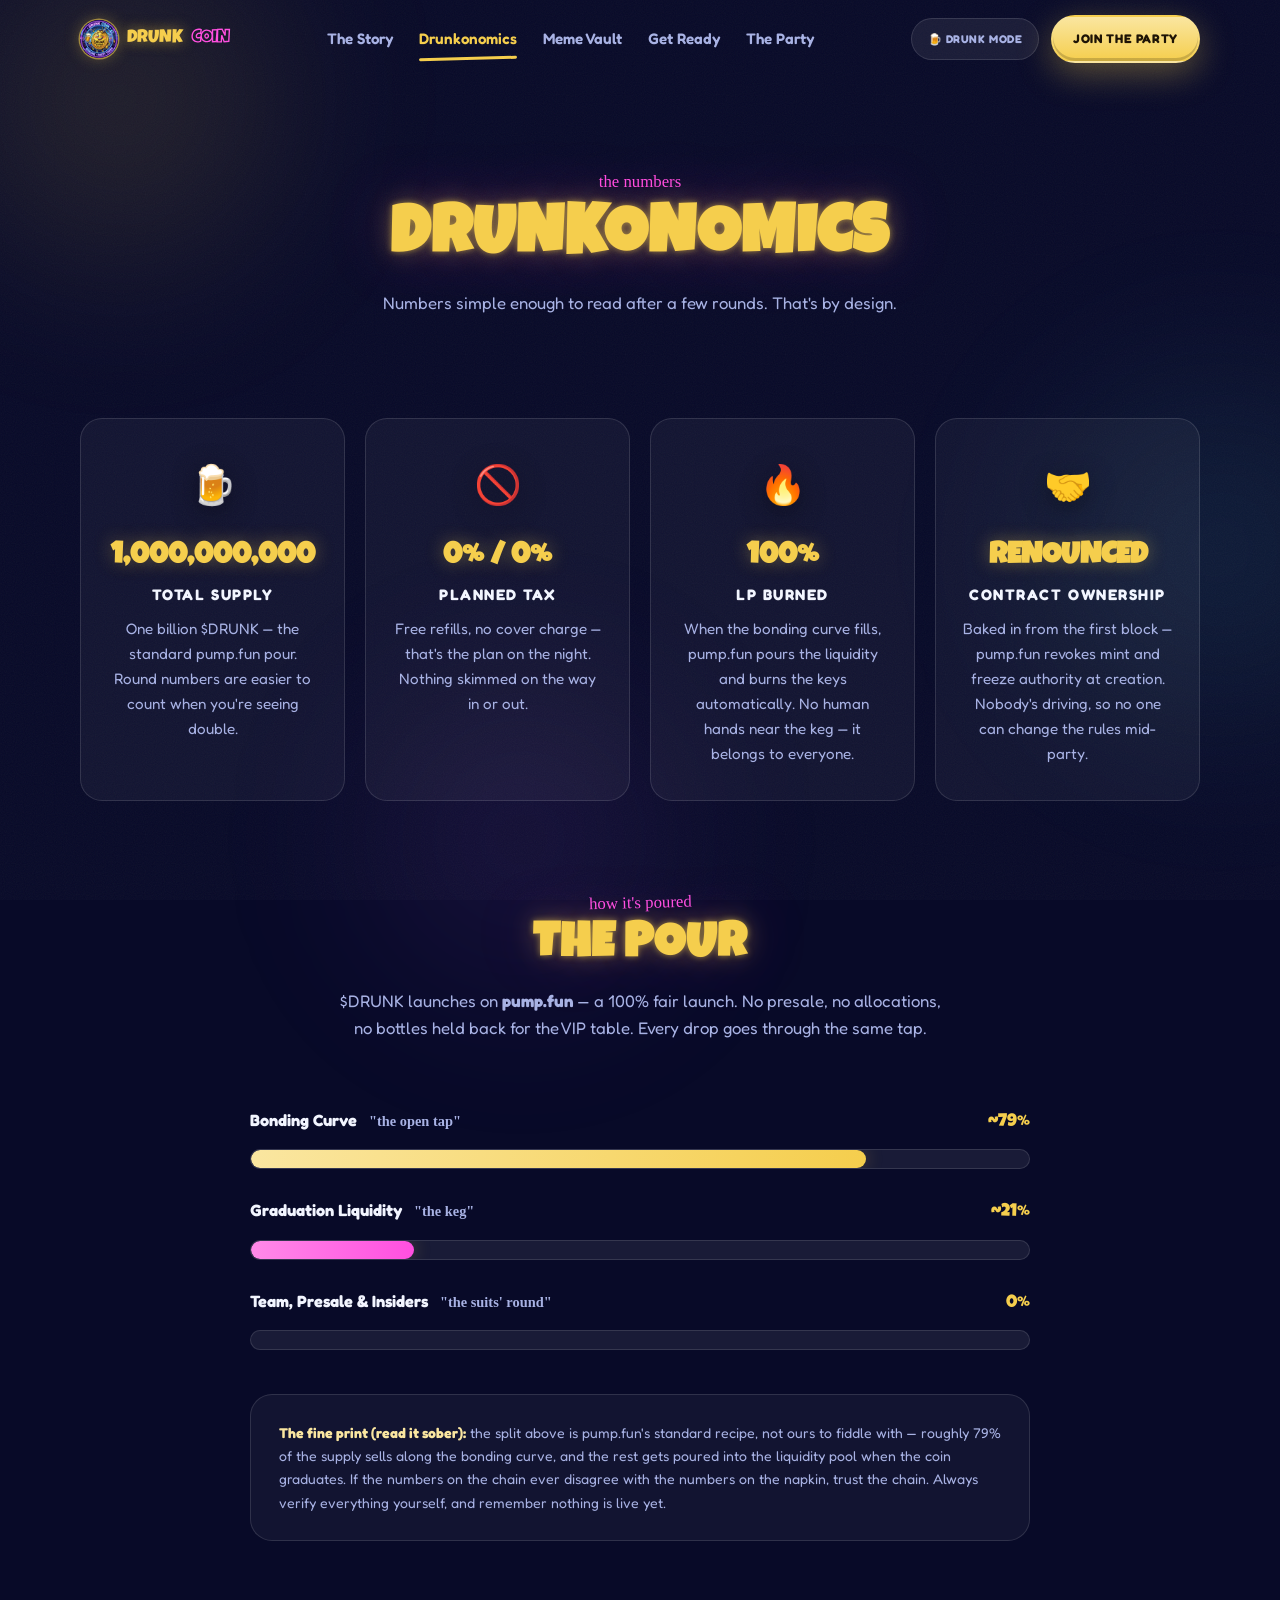
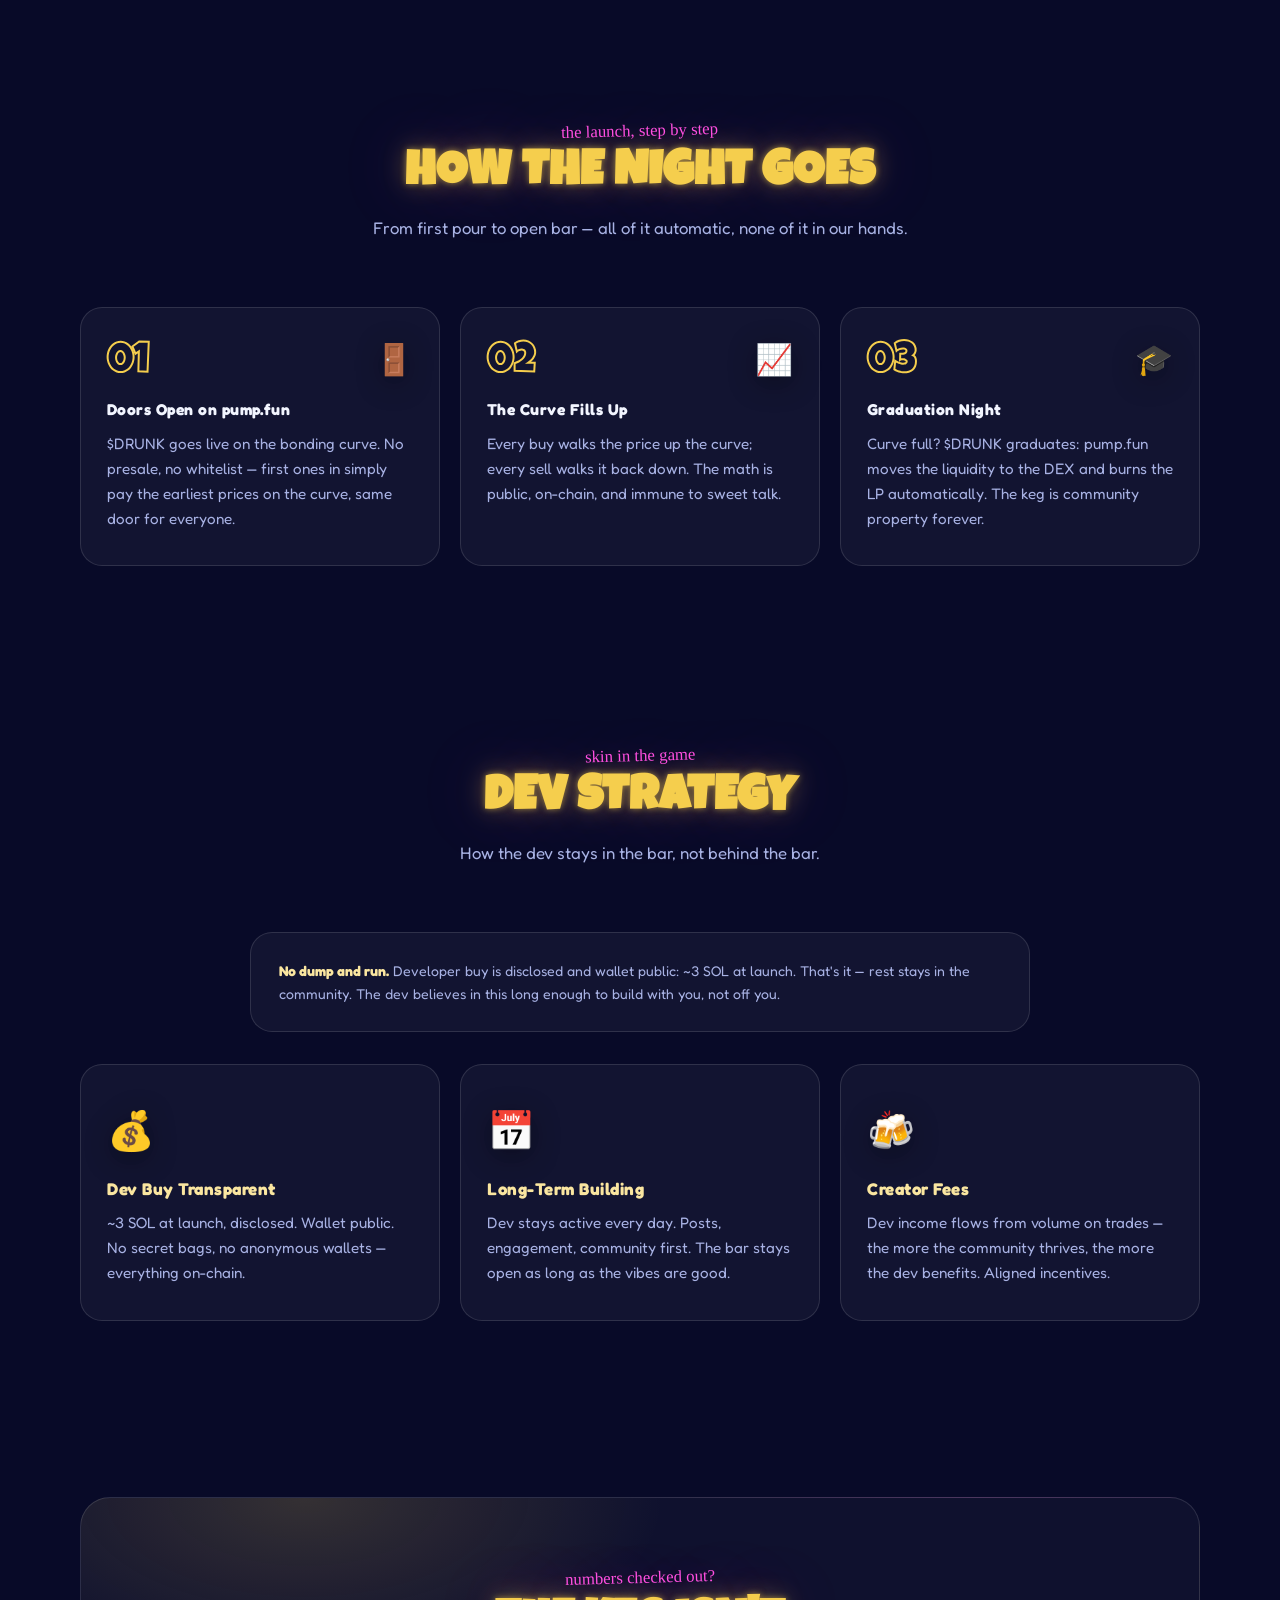
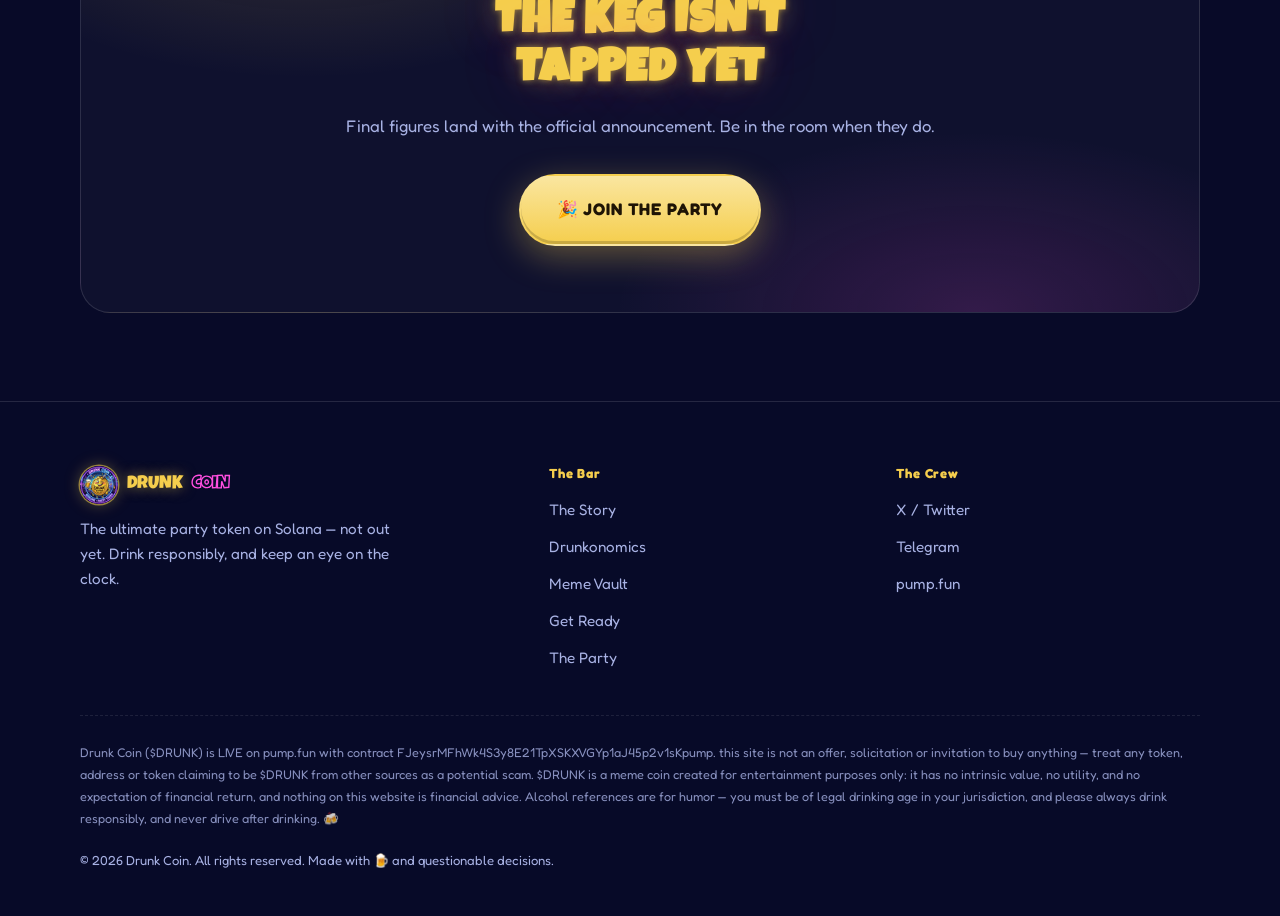
<file: tokenomics.html>
<!DOCTYPE html>
<html lang="en">
<head>
  <meta charset="utf-8">
  <meta name="viewport" content="width=device-width, initial-scale=1">

  <title>Drunkonomics — Drunk Coin ($DRUNK)</title>
  <meta name="description" content="$DRUNK tokenomics: 1,000,000,000 supply, 0/0 tax, fair launch on pump.fun, LP burned at graduation, no team allocation. Simple enough to read after a few rounds.">
  <meta name="theme-color" content="#080a28">

  <!-- Social preview -->
  <meta property="og:type" content="website">
  <meta property="og:site_name" content="Drunk Coin">
  <meta property="og:title" content="Drunkonomics — the $DRUNK numbers">
  <meta property="og:description" content="1B supply, 0/0 tax, fair launch on pump.fun, LP burned at graduation. Numbers simple enough to read after a few rounds.">
  <meta property="og:image" content="assets/brand/og.jpg">
  <meta property="og:image:width" content="1200">
  <meta property="og:image:height" content="630">
  <meta name="twitter:card" content="summary_large_image">
  <meta name="twitter:image" content="assets/brand/og.jpg">

  <link rel="icon" href="assets/favicon.svg" type="image/svg+xml">
  <link rel="icon" href="assets/brand/favicon-32.png" sizes="32x32" type="image/png">
  <link rel="apple-touch-icon" href="assets/brand/apple-touch-icon.png">

  <!-- Fonts -->
  <link rel="preconnect" href="https://fonts.googleapis.com">
  <link rel="preconnect" href="https://fonts.gstatic.com" crossorigin>
  <link rel="stylesheet" href="https://fonts.googleapis.com/css2?family=Fredoka:wght@400;500;600;700&family=Luckiest+Guy&family=Monoton&family=Permanent+Marker&display=swap">

  <!-- Styles (cascade order matters) -->
  <link rel="stylesheet" href="css/tokens.css">
  <link rel="stylesheet" href="css/base.css">
  <link rel="stylesheet" href="css/layout.css">
  <link rel="stylesheet" href="css/components.css">
  <link rel="stylesheet" href="css/nav.css">
  <link rel="stylesheet" href="css/footer.css">
  <link rel="stylesheet" href="css/drunk-mode.css">
</head>

<body data-page="tokenomics">

<a class="skip-link" href="#main">Skip to content</a>

<!-- ============================ AMBIENT BACKGROUND ======================= -->
<div class="orb orb--1" aria-hidden="true"></div>
<div class="orb orb--2" aria-hidden="true"></div>
<div class="orb orb--3" aria-hidden="true"></div>
<div class="bubbles" id="bubbles" aria-hidden="true"></div>

<!-- ============================ NAV ===================================== -->
<!-- Identical on every page. The active link comes from body[data-page]. -->
<header class="site-nav" id="site-nav">
  <div class="container site-nav__inner">
    <a class="brand" href="index.html" data-nav="home" aria-label="Drunk Coin — home">
      <img class="brand__logo" src="assets/brand/logo-96.png" alt="" width="38" height="38">
      <span class="brand__primary">DRUNK</span><span class="brand__outline">COIN</span>
    </a>

    <nav class="site-nav__links" aria-label="Main">
      <a class="nav-link" href="story.html"      data-nav="story">The Story</a>
      <a class="nav-link" href="tokenomics.html" data-nav="tokenomics">Drunkonomics</a>
      <a class="nav-link" href="gallery.html"    data-nav="gallery">Meme Vault</a>
      <a class="nav-link" href="buy.html"        data-nav="buy">Get Ready</a>
      <a class="nav-link" href="party.html"      data-nav="party">The Party</a>
    </nav>

    <div class="site-nav__actions">
      <button class="drunk-toggle" data-drunk-toggle aria-pressed="false">🍺 Drunk Mode</button>
      <a class="btn btn--gold btn--sm" href="party.html">Join the Party</a>
      <button class="menu-btn" data-menu-open aria-label="Open menu" aria-expanded="false" aria-controls="mobile-menu">☰</button>
    </div>
  </div>
</header>

<div class="mobile-menu" id="mobile-menu" aria-hidden="true">
  <button class="mobile-menu__close" data-menu-close aria-label="Close menu">✕</button>
  <a href="index.html"      data-nav="home">Home</a>
  <a href="story.html"      data-nav="story">The Story</a>
  <a href="tokenomics.html" data-nav="tokenomics">Drunkonomics</a>
  <a href="gallery.html"    data-nav="gallery">Meme Vault</a>
  <a href="buy.html"        data-nav="buy">Get Ready</a>
  <a href="party.html"      data-nav="party">The Party</a>
  <button class="drunk-toggle" data-drunk-toggle aria-pressed="false">🍺 Drunk Mode</button>
</div>

<!-- ============================ MAIN ==================================== -->
<main class="site-main page-enter" id="main">

  <div class="page-header container">
    <p class="eyebrow reveal">the numbers</p>
    <h1 class="neon reveal" style="--delay:.08s">DRUNKONOMICS</h1>
    <p class="lede reveal" style="--delay:.16s">
      Numbers simple enough to read after a few rounds. That's by design.
    </p>
  </div>

  <!-- ---------------------------- KEY FIGURES -------------------------- -->
  <section class="section" aria-label="Key token figures">
    <div class="container">
      <div class="grid grid--4">

        <article class="card card--token tilt-left reveal">
          <span class="card__emoji" aria-hidden="true">🍺</span>
          <b class="card__figure">1,000,000,000</b>
          <h2>Total Supply</h2>
          <p>One billion $DRUNK — the standard pump.fun pour. Round numbers are easier to count when you're seeing double.</p>
        </article>

        <article class="card card--token tilt-right reveal" style="--delay:.08s">
          <span class="card__emoji" aria-hidden="true">🚫</span>
          <b class="card__figure">0% / 0%</b>
          <h2>Planned Tax</h2>
          <p>Free refills, no cover charge — that's the plan on the night. Nothing skimmed on the way in or out.</p>
        </article>

        <article class="card card--token tilt-left reveal" style="--delay:.16s">
          <span class="card__emoji" aria-hidden="true">🔥</span>
          <b class="card__figure" data-count="100" data-suffix="%">0%</b>
          <h2>LP Burned</h2>
          <p>When the bonding curve fills, pump.fun pours the liquidity and burns the keys automatically. No human hands near the keg — it belongs to everyone.</p>
        </article>

        <article class="card card--token tilt-right reveal" style="--delay:.24s">
          <span class="card__emoji" aria-hidden="true">🤝</span>
          <b class="card__figure">RENOUNCED</b>
          <h2>Contract Ownership</h2>
          <p>Baked in from the first block — pump.fun revokes mint and freeze authority at creation. Nobody's driving, so no one can change the rules mid-party.</p>
        </article>

      </div>
    </div>
  </section>

  <!-- ---------------------------- THE POUR ----------------------------- -->
  <section class="section section--flush">
    <div class="container">

      <header class="section-head reveal">
        <p class="eyebrow">how it's poured</p>
        <h2 class="neon">THE POUR</h2>
        <p class="lede">
          $DRUNK launches on <b>pump.fun</b> — a 100% fair launch. No presale, no allocations,
          no bottles held back for the VIP table. Every drop goes through the same tap.
        </p>
      </header>

      <div class="pour">
        <div class="pour__row reveal">
          <div class="pour__top">
            <span class="pour__label">Bonding Curve <span class="pour__nickname">"the open tap"</span></span>
            <span class="pour__percent">~79%</span>
          </div>
          <div class="pour__bar">
            <div class="pour__fill pour__fill--gold" data-width="79"></div>
          </div>
        </div>

        <div class="pour__row reveal" style="--delay:.1s">
          <div class="pour__top">
            <span class="pour__label">Graduation Liquidity <span class="pour__nickname">"the keg"</span></span>
            <span class="pour__percent">~21%</span>
          </div>
          <div class="pour__bar">
            <div class="pour__fill pour__fill--pink" data-width="21"></div>
          </div>
        </div>

        <div class="pour__row reveal" style="--delay:.2s">
          <div class="pour__top">
            <span class="pour__label">Team, Presale &amp; Insiders <span class="pour__nickname">"the suits' round"</span></span>
            <span class="pour__percent">0%</span>
          </div>
          <div class="pour__bar">
            <div class="pour__fill pour__fill--purple" data-width="0"></div>
          </div>
        </div>
      </div>

      <div class="card card--note reveal">
        <b>The fine print (read it sober):</b> the split above is pump.fun's standard recipe, not ours to
        fiddle with — roughly 79% of the supply sells along the bonding curve, and the rest gets poured into
        the liquidity pool when the coin graduates. If the numbers on the chain ever disagree with the numbers
        on the napkin, trust the chain. Always verify everything yourself, and remember nothing is live yet.
      </div>

    </div>
  </section>

  <!-- ---------------------------- HOW THE NIGHT GOES -------------------- -->
  <!-- The pump.fun launch mechanics, in bar language. Three steps, no more —
       the point is that nobody (including us) touches the liquidity. -->
  <section class="section" aria-label="How the pump.fun launch works">
    <div class="container">

      <header class="section-head reveal">
        <p class="eyebrow">the launch, step by step</p>
        <h2 class="neon">HOW THE NIGHT GOES</h2>
        <p class="lede">From first pour to open bar — all of it automatic, none of it in our hands.</p>
      </header>

      <ol class="grid grid--3">

        <li class="card card--step tilt-left reveal">
          <span class="card__emoji" aria-hidden="true">🚪</span>
          <span class="card__step-number" aria-hidden="true">01</span>
          <h2>Doors Open on pump.fun</h2>
          <p>$DRUNK goes live on the bonding curve. No presale, no whitelist — first ones in simply pay the earliest prices on the curve, same door for everyone.</p>
        </li>

        <li class="card card--step tilt-right reveal" style="--delay:.08s">
          <span class="card__emoji" aria-hidden="true">📈</span>
          <span class="card__step-number" aria-hidden="true">02</span>
          <h2>The Curve Fills Up</h2>
          <p>Every buy walks the price up the curve; every sell walks it back down. The math is public, on-chain, and immune to sweet talk.</p>
        </li>

        <li class="card card--step tilt-left reveal" style="--delay:.16s">
          <span class="card__emoji" aria-hidden="true">🎓</span>
          <span class="card__step-number" aria-hidden="true">03</span>
          <h2>Graduation Night</h2>
          <p>Curve full? $DRUNK graduates: pump.fun moves the liquidity to the DEX and burns the LP automatically. The keg is community property forever.</p>
        </li>

      </ol>
    </div>
  </section>

  <!-- ---------------------------- DEV STRATEGY ----------------------------- -->
  <section class="section" aria-label="Developer commitment and strategy">
    <div class="container">

      <header class="section-head reveal">
        <p class="eyebrow">skin in the game</p>
        <h2 class="neon">DEV STRATEGY</h2>
        <p class="lede">How the dev stays in the bar, not behind the bar.</p>
      </header>

      <div class="card card--note reveal" style="margin-bottom: 2rem;">
        <b>No dump and run.</b> Developer buy is disclosed and wallet public: ~3 SOL at launch. That's it — rest stays in the community. The dev believes in this long enough to build with you, not off you.
      </div>

      <div class="grid grid--3">
        <article class="card tilt-left reveal">
          <span class="card__emoji" aria-hidden="true">💰</span>
          <h3>Dev Buy Transparent</h3>
          <p>~3 SOL at launch, disclosed. Wallet public. No secret bags, no anonymous wallets — everything on-chain.</p>
        </article>

        <article class="card tilt-right reveal" style="--delay:.08s">
          <span class="card__emoji" aria-hidden="true">📅</span>
          <h3>Long-Term Building</h3>
          <p>Dev stays active every day. Posts, engagement, community first. The bar stays open as long as the vibes are good.</p>
        </article>

        <article class="card tilt-left reveal" style="--delay:.16s">
          <span class="card__emoji" aria-hidden="true">🍻</span>
          <h3>Creator Fees</h3>
          <p>Dev income flows from volume on trades — the more the community thrives, the more the dev benefits. Aligned incentives.</p>
        </article>
      </div>
    </div>
  </section>

  <!-- ---------------------------- CTA ---------------------------------- -->
  <section class="section">
    <div class="container">
      <div class="banner reveal">
        <p class="eyebrow">numbers checked out?</p>
        <h2 class="neon">THE KEG ISN'T<br>TAPPED YET</h2>
        <p class="lede">Final figures land with the official announcement. Be in the room when they do.</p>
        <p><a class="btn btn--gold btn--lg" href="party.html">🎉 Join the Party</a></p>
      </div>
    </div>
  </section>

</main>

<!-- ============================ FOOTER ================================== -->
<footer class="site-footer">
  <div class="container">
    <div class="site-footer__grid">
      <div>
        <a class="brand" href="index.html">
          <img class="brand__logo" src="assets/brand/logo-96.png" alt="" width="38" height="38">
          <span class="brand__primary">DRUNK</span><span class="brand__outline">COIN</span>
        </a>
        <p class="site-footer__tagline">
          The ultimate party token on Solana — not out yet. Drink responsibly, and keep
          an eye on the clock.
        </p>
      </div>

      <div>
        <h2>The Bar</h2>
        <div class="site-footer__links">
          <a href="story.html">The Story</a>
          <a href="tokenomics.html">Drunkonomics</a>
          <a href="gallery.html">Meme Vault</a>
          <a href="buy.html">Get Ready</a>
          <a href="party.html">The Party</a>
        </div>
      </div>

      <div>
        <h2>The Crew</h2>
        <div class="site-footer__links">
          <a href="#" data-social="x">X / Twitter</a>
          <a href="#" data-social="telegram">Telegram</a>
          <a href="#" data-social="pumpfun">pump.fun</a>
        </div>
      </div>
    </div>

    <p class="site-footer__disclaimer">
      Drunk Coin ($DRUNK) is LIVE on pump.fun with contract FJeysrMFhWk4S3y8E21TpXSKXVGYp1aJ45p2v1sKpump.
      this site is not an offer, solicitation or invitation to buy anything — treat any token, address or
      token claiming to be $DRUNK from other sources as a potential scam. $DRUNK is a meme coin created for entertainment
      purposes only: it has no intrinsic value, no utility, and no expectation of financial return, and
      nothing on this website is financial advice. Alcohol references are for humor — you must be of legal
      drinking age in your jurisdiction, and please always drink responsibly, and never drive after
      drinking. 🍻
    </p>

    <p class="site-footer__copyright">
      © <span id="year">2026</span> Drunk Coin. All rights reserved. Made with 🍺 and questionable decisions.
    </p>
  </div>
</footer>

<div class="toast" id="toast" role="status" aria-live="polite"></div>

<script src="js/config.js"></script>
<script src="js/site.js"></script>
</body>
</html>
</file>
<file: css/tokens.css>
/* ==========================================================================
   DRUNK COIN — DESIGN TOKENS
   --------------------------------------------------------------------------
   Single source of truth for colour, type, spacing, radius, shadow, motion.
   No other stylesheet should hard-code a hex value or a magic number.
   This file must be loaded FIRST: everything else depends on it.
   ========================================================================== */

:root {

  /* --- Brand colours ----------------------------------------------------- */
  /* Sampled straight off the artwork in assets/gallery. The darks in those
     scenes are indigo-blue (hue ~238), not purple-black, and the neon that
     carries every frame is cyan — so cyan is a first-class accent here. */
  --c-bg:            #080a28;                 /* page background — warehouse indigo           */
  --c-bg-raised:     #1b1140;                 /* lifted surface (timeline dots, chips)        */
  --c-ink:           #f2f5ff;                 /* primary text — neon white                    */
  --c-ink-invert:    #1e1405;                 /* text sitting on gold surfaces                */
  --c-muted:         #a8b2e4;                 /* secondary text                               */

  --c-gold:          #f5ce4d;                 /* the coin itself                              */
  --c-gold-soft:     #fae6a0;                 /* gold highlight / gradient top                */
  --c-cyan:          #5ce3f2;                 /* the dominant neon in the art                 */
  --c-pink:          #ff4fe0;                 /* magenta neon — signs, sells                  */
  --c-purple:        #9b4de0;                 /* the haze behind every dance floor            */
  --c-green:         #2bf0a4;                 /* solana green — "live", buys                  */

  /* --- Surfaces & lines --------------------------------------------------- */
  --c-surface:       rgba(255, 255, 255, .045);
  --c-surface-hi:    rgba(255, 255, 255, .07);
  --c-line:          rgba(255, 255, 255, .12);
  --c-line-accent:   rgba(245, 206, 77, .5);
  --c-nav-bg:        rgba(8, 10, 40, .82);
  --c-overlay:       rgba(8, 10, 40, .96);

  /* --- Typography --------------------------------------------------------- */
  /* Matched to the lettering in the art: chunky cartoon caps for headlines,
     a real neon-tube face for the signs, rounded geometric sans for reading,
     and the marker that the coin's own "DRUNK COIN" is drawn in. */
  --font-display:    'Luckiest Guy', system-ui, sans-serif;   /* headings, buttons  */
  --font-neon:       'Monoton', system-ui, sans-serif;        /* neon-sign moments  */
  --font-body:       'Fredoka', system-ui, sans-serif;        /* everything else    */
  --font-marker:     'Permanent Marker', cursive;             /* handwritten notes  */

  /* Luckiest Guy is drawn for size — below ~.85rem its thick strokes close up
     and the counters fill in. Anything smaller than that uses this instead:
     same rounded family as the body text, just heavier and tracked out. */
  --font-ui:         'Fredoka', system-ui, sans-serif;        /* micro-labels, tabs */

  --text-xs:         .78rem;
  --text-sm:         .88rem;
  --text-base:       .95rem;
  --text-md:         1.05rem;
  --text-lg:         1.15rem;

  --text-h3:         clamp(.98rem, 1.6vw, 1.15rem);
  --text-h2:         clamp(1.9rem, 5vw,  3rem);
  --text-h1:         clamp(2.3rem, 7vw,  4.2rem);
  /* Sized for the hero's right-hand column, not the full page width */
  --text-hero:       clamp(3.4rem, 9vw,   7.4rem);
  --text-hero-sub:   clamp(1.7rem, 4.4vw, 3.4rem);

  --tracking-wide:   .14em;                   /* uppercase micro-labels */
  --tracking-tight:  .02em;

  /* --- Spacing scale ------------------------------------------------------ */
  --space-1:  4px;
  --space-2:  8px;
  --space-3:  12px;
  --space-4:  16px;
  --space-5:  20px;
  --space-6:  26px;
  --space-7:  34px;
  --space-8:  44px;
  --space-9:  64px;
  --space-10: 88px;

  /* --- Radii -------------------------------------------------------------- */
  --radius-sm:   10px;
  --radius-md:   18px;
  --radius-lg:   22px;
  --radius-xl:   30px;
  --radius-pill: 999px;

  /* --- Shadows & glows ---------------------------------------------------- */
  --glow-gold:       0 0 6px rgba(245, 206, 77, .55), 0 0 26px rgba(245, 206, 77, .32);
  --glow-gold-lg:    0 0 10px rgba(245, 206, 77, .55), 0 0 40px rgba(245, 206, 77, .35),
                     0 8px 80px rgba(255, 79, 224, .3);
  --glow-pink:       0 0 8px rgba(255, 79, 224, .8), 0 0 24px rgba(255, 79, 224, .5);
  --glow-cyan:       0 0 8px rgba(92, 227, 242, .75), 0 0 26px rgba(92, 227, 242, .45);
  --shadow-card:     0 22px 54px rgba(0, 0, 0, .45);
  --shadow-gold:     0 10px 34px rgba(245, 206, 77, .35);
  --shadow-gold-lg:  0 18px 48px rgba(245, 206, 77, .5);
  --shadow-paper:    0 30px 70px rgba(0, 0, 0, .5), 0 4px 14px rgba(0, 0, 0, .35);

  /* --- Motion ------------------------------------------------------------- */
  --ease-out:  cubic-bezier(.2, .8, .2, 1);
  --dur-fast:  .2s;
  --dur-base:  .3s;
  --dur-slow:  .7s;

  /* --- Layout ------------------------------------------------------------- */
  --width-page:   1120px;
  --width-narrow: 780px;
  --width-text:   620px;
  --gutter:       20px;
  --nav-height:   78px;
}
</file>
<file: css/base.css>
/* ==========================================================================
   BASE — reset, element defaults, accessibility, global utilities
   Depends on: tokens.css
   ========================================================================== */

/* --------------------------------------------------------------------------
   1. Reset
   -------------------------------------------------------------------------- */
*,
*::before,
*::after {
  margin: 0;
  padding: 0;
  box-sizing: border-box;
}

/* The UA rule for [hidden] is display:none, but any author `display` — a flex
   row, a grid — outranks it and the element stays on screen. Scripts here
   hide things with the attribute, so make it win outright. */
[hidden] {
  display: none !important;
}

html {
  scroll-behavior: smooth;
}

html,
body {
  overflow-x: hidden;                       /* tilted marquees stick out on purpose */
}

body {
  background: var(--c-bg);
  color: var(--c-ink);
  font-family: var(--font-body);
  font-size: 16.5px;
  line-height: 1.65;
  -webkit-font-smoothing: antialiased;
  text-rendering: optimizeLegibility;
}

/* --------------------------------------------------------------------------
   2. Elements
   -------------------------------------------------------------------------- */
a {
  color: inherit;
  text-decoration: none;
}

img,
svg {
  display: block;
  max-width: 100%;
}

button {
  font: inherit;
  color: inherit;
  background: none;
  border: 0;
}

ul,
ol {
  list-style: none;
}

h1,
h2,
h3,
h4 {
  line-height: 1.15;
  font-weight: 700;
}

::selection {
  background: var(--c-gold);
  color: var(--c-ink-invert);
}

/* --------------------------------------------------------------------------
   3. Accessibility
   -------------------------------------------------------------------------- */
:focus-visible {
  outline: 3px solid var(--c-gold);
  outline-offset: 3px;
  border-radius: 6px;
}

/* Keyboard-only shortcut past the nav — appears on focus */
.skip-link {
  position: fixed;
  top: -100px;
  left: 50%;
  z-index: 200;
  transform: translateX(-50%);
  padding: var(--space-3) var(--space-6);
  border-radius: var(--radius-pill);
  background: var(--c-gold);
  color: var(--c-ink-invert);
  font-family: var(--font-ui);
  font-weight: 700;
  font-size: var(--text-xs);
  transition: top var(--dur-fast);
}

.skip-link:focus {
  top: var(--space-3);
}

.visually-hidden {
  position: absolute;
  width: 1px;
  height: 1px;
  margin: -1px;
  padding: 0;
  overflow: hidden;
  clip: rect(0 0 0 0);
  white-space: nowrap;
  border: 0;
}

/* --------------------------------------------------------------------------
   4. Utilities
   -------------------------------------------------------------------------- */
.text-center  { text-align: center; }
.tilt-left    { transform: rotate(-1.2deg); }
.tilt-right   { transform: rotate(1.1deg); }

/* Scroll reveal — the `is-visible` class is added by js/site.js.
   Stagger siblings with an inline `style="--delay:.08s"`. */
.reveal {
  opacity: 0;
  transform: translateY(26px);
  transition:
    opacity   var(--dur-slow) var(--ease-out),
    transform var(--dur-slow) var(--ease-out);
  transition-delay: var(--delay, 0s);
}

.reveal.is-visible {
  opacity: 1;
  transform: none;
}

/* Entry animation for a whole page body */
.page-enter {
  animation: page-in .6s var(--ease-out) both;
}

@keyframes page-in {
  from { opacity: 0; transform: translateY(14px); filter: blur(8px); }
  to   { opacity: 1; transform: none;             filter: blur(0); }
}

/* --------------------------------------------------------------------------
   5. Film grain — sits above the background, below the content
   -------------------------------------------------------------------------- */
body::after {
  content: "";
  position: fixed;
  inset: 0;
  z-index: 1;
  opacity: .05;
  pointer-events: none;
  background-image: url("data:image/svg+xml,%3Csvg xmlns='http://www.w3.org/2000/svg' width='160' height='160'%3E%3Cfilter id='n'%3E%3CfeTurbulence type='fractalNoise' baseFrequency='0.9' numOctaves='2'/%3E%3C/filter%3E%3Crect width='100%25' height='100%25' filter='url(%23n)'/%3E%3C/svg%3E");
}

/* --------------------------------------------------------------------------
   6. Reduced motion — kill every animation, keep every element visible
   -------------------------------------------------------------------------- */
@media (prefers-reduced-motion: reduce) {
  *,
  *::before,
  *::after {
    animation: none !important;
    transition: none !important;
    scroll-behavior: auto !important;
  }

  .reveal {
    opacity: 1;
    transform: none;
  }
}
</file>
<file: css/layout.css>
/* ==========================================================================
   LAYOUT — page shell, containers, sections, grids, ambient background
   Depends on: tokens.css
   ========================================================================== */

/* --------------------------------------------------------------------------
   1. Page shell
   -------------------------------------------------------------------------- */
.site-main {
  position: relative;
  z-index: 2;                                /* above orbs + grain */
}

/* --------------------------------------------------------------------------
   2. Containers
   -------------------------------------------------------------------------- */
.container {
  position: relative;
  width: min(var(--width-page), 100% - (var(--gutter) * 2));
  margin-inline: auto;
}

.container--narrow {
  width: min(var(--width-narrow), 100% - (var(--gutter) * 2));
}

/* --------------------------------------------------------------------------
   3. Sections
   -------------------------------------------------------------------------- */
.section {
  position: relative;
  padding: var(--space-10) 0;
}

.section--tight { padding-top: var(--space-5); }
.section--flush { padding-top: 0; }

/* Header block at the top of every inner page */
.page-header {
  padding: 168px 0 var(--space-3);
  text-align: center;
}

.page-header h1 {
  margin-top: var(--space-2);
  font-size: var(--text-h1);
}

/* --------------------------------------------------------------------------
   4. Grid objects
   Reusable column layouts — collapse to 2 columns on tablet, 1 on phone.
   -------------------------------------------------------------------------- */
.grid {
  display: grid;
  gap: var(--space-5);
}

.grid--2 { grid-template-columns: repeat(2, 1fr); }
.grid--3 { grid-template-columns: repeat(3, 1fr); }
.grid--4 { grid-template-columns: repeat(4, 1fr); }

/* --------------------------------------------------------------------------
   5. Ambient background — drifting orbs + rising bubbles
   Fixed, decorative, non-interactive. Always aria-hidden in the markup.
   -------------------------------------------------------------------------- */
.orb {
  position: fixed;
  z-index: 0;
  border-radius: 50%;
  opacity: .5;
  filter: blur(80px);
  pointer-events: none;
  animation: orb-drift 16s ease-in-out infinite alternate;
}

.orb--1 {
  top: -160px;
  left: -140px;
  width: 520px;
  height: 520px;
  background: radial-gradient(circle, rgba(245, 206, 77, .32), transparent 65%);
}

.orb--2 {
  top: 30%;
  right: -220px;
  width: 560px;
  height: 560px;
  background: radial-gradient(circle, rgba(92, 227, 242, .24), transparent 65%);
  animation-delay: -5s;
}

.orb--3 {
  bottom: -180px;
  left: 22%;
  width: 480px;
  height: 480px;
  background: radial-gradient(circle, rgba(155, 77, 224, .28), transparent 65%);
  animation-delay: -9s;
}

@keyframes orb-drift {
  from { transform: translate(0, 0)       scale(1); }
  to   { transform: translate(50px, 36px) scale(1.12); }
}

/* Bubble layer — individual .bubble nodes are injected by js/site.js */
.bubbles {
  position: fixed;
  inset: 0;
  z-index: 0;
  overflow: hidden;
  pointer-events: none;
}

.bubble {
  position: absolute;
  bottom: -50px;
  left: var(--bubble-left);
  width: var(--bubble-size);
  height: var(--bubble-size);
  border: 1px solid rgba(250, 230, 160, .22);
  border-radius: 50%;
  background: radial-gradient(circle at 30% 28%,
              rgba(250, 230, 160, .55),
              rgba(245, 206, 77, .14) 58%,
              transparent 72%);
  animation: bubble-rise var(--bubble-duration) linear infinite;
  animation-delay: var(--bubble-delay);
}

@keyframes bubble-rise {
  0%   { transform: translate(0, 0);                       opacity: 0; }
  8%   {                                                   opacity: .75; }
  92%  {                                                   opacity: .5; }
  100% { transform: translate(var(--bubble-drift), -112vh); opacity: 0; }
}

/* --------------------------------------------------------------------------
   6. Responsive
   -------------------------------------------------------------------------- */
@media (max-width: 1000px) {
  .grid--3,
  .grid--4 { grid-template-columns: repeat(2, 1fr); }
}

@media (max-width: 600px) {
  .grid--2,
  .grid--3,
  .grid--4 { grid-template-columns: 1fr; }

  .section     { padding: var(--space-9) 0; }
  .page-header { padding-top: 140px; }
}
</file>
<file: css/components.css>
/* ==========================================================================
   COMPONENTS — every reusable block used on more than one page
   Depends on: tokens.css, base.css, layout.css

   Contents
     1.  Typography components      8.  CTA banner
     2.  Buttons                    9.  Timeline
     3.  Badge & chips             10.  Napkin manifesto
     4.  Cards                     11.  Pour bars
     5.  Contract pill             12.  FAQ accordion
     6.  Marquee tapes             13.  Toast
     7.  Stats & press
   ========================================================================== */


/* ==========================================================================
   1. Typography components
   ========================================================================== */
.neon {
  font-family: var(--font-display);
  color: var(--c-gold);
  line-height: 1.05;
  letter-spacing: var(--tracking-tight);
  text-shadow: var(--glow-gold), 0 0 70px rgba(255, 79, 224, .22);
}

.eyebrow {
  display: inline-block;
  font-family: var(--font-marker);
  font-size: var(--text-md);
  color: var(--c-pink);
  transform: rotate(-1.5deg);
}

.marker {
  display: inline-block;
  font-family: var(--font-marker);
  color: var(--c-gold-soft);
  transform: rotate(-2deg);
}

.lede {
  max-width: var(--width-text);
  margin: var(--space-4) auto 0;
  font-size: var(--text-md);
  color: var(--c-muted);
}

.fineprint {
  margin-top: var(--space-6);
  font-size: .82rem;
  text-align: center;
  color: var(--c-muted);
  opacity: .85;
}

.fineprint a {
  color: var(--c-gold);
  border-bottom: 1px dashed var(--c-gold);
}

/* Centred heading block above a section's content */
.section-head {
  margin-bottom: var(--space-9);
  text-align: center;
}

.section-head h2 {
  margin-top: var(--space-1);
  font-size: var(--text-h2);
}


/* ==========================================================================
   2. Buttons
   ========================================================================== */
.btn {
  display: inline-flex;
  align-items: center;
  gap: var(--space-2);
  padding: var(--space-4) 28px;
  border: 2px solid transparent;
  border-radius: var(--radius-pill);
  /* Not the display face: almost every button says "$DRUNK", and Luckiest Guy's
     dollar sign closes up below ~1rem. */
  font-family: var(--font-ui);
  font-weight: 700;
  font-size: .95rem;
  letter-spacing: .05em;
  text-transform: uppercase;
  white-space: nowrap;
  cursor: pointer;
  transition:
    transform    var(--dur-fast) var(--ease-out),
    box-shadow   var(--dur-fast),
    border-color var(--dur-fast),
    background   var(--dur-fast);
}

.btn--gold {
  background: linear-gradient(180deg, var(--c-gold-soft), var(--c-gold));
  color: var(--c-ink-invert);
  box-shadow: var(--shadow-gold), inset 0 -3px 0 rgba(0, 0, 0, .18);
}

.btn--gold:hover {
  transform: translateY(-4px) rotate(-1.2deg);
  box-shadow: var(--shadow-gold-lg), inset 0 -3px 0 rgba(0, 0, 0, .18);
}

.btn--ghost {
  background: var(--c-surface-hi);
  border-color: var(--c-line);
  color: var(--c-ink);
}

.btn--ghost:hover {
  transform: translateY(-4px) rotate(1deg);
  border-color: var(--c-gold);
  box-shadow: 0 14px 38px rgba(245, 206, 77, .18);
}

.btn--lg {
  padding: var(--space-5) 36px;
  font-size: var(--text-md);
}

.btn--sm {
  padding: var(--space-3) var(--space-5);
  font-size: var(--text-xs);
}


/* ==========================================================================
   3. Badge & chips
   ========================================================================== */
.badge {
  display: inline-flex;
  align-items: center;
  gap: var(--space-2);
  padding: 9px var(--space-4);
  border: 1px solid rgba(43, 240, 164, .35);
  border-radius: var(--radius-pill);
  background: rgba(43, 240, 164, .08);
  color: var(--c-green);
  font-size: .82rem;
  font-weight: 700;
  letter-spacing: var(--tracking-wide);
  text-transform: uppercase;
}

.badge i {
  font-style: normal;
  color: var(--c-muted);
}

/* Pre-launch: green reads as "trading now", which isn't true yet */
.badge--soon {
  border-color: rgba(245, 206, 77, .4);
  background: rgba(245, 206, 77, .09);
  color: var(--c-gold);
}

.chip {
  display: inline-block;
  margin-bottom: var(--space-3);
  padding: 7px 13px;
  border-radius: var(--radius-pill);
  font-family: var(--font-ui);
  font-weight: 700;
  font-size: .62rem;
  letter-spacing: .08em;
  text-transform: uppercase;
}

.chip--done {
  background: rgba(43, 240, 164, .16);
  border: 1px solid rgba(43, 240, 164, .4);
  color: var(--c-green);
}

.chip--now {
  background: rgba(245, 206, 77, .16);
  border: 1px solid var(--c-line-accent);
  color: var(--c-gold);
  animation: chip-pulse 2s ease-in-out infinite;
}

.chip--soon {
  background: var(--c-surface-hi);
  border: 1px solid var(--c-line);
  color: var(--c-muted);
}

@keyframes chip-pulse {
  0%, 100% { box-shadow: 0 0 0    rgba(245, 206, 77, .4); }
  50%      { box-shadow: 0 0 22px rgba(245, 206, 77, .45); }
}


/* ==========================================================================
   4. Cards
   .card is the base surface; the modifiers below only change the inside.
   ========================================================================== */
.card {
  position: relative;
  padding: var(--space-7) var(--space-6);
  border: 1px solid var(--c-line);
  border-radius: var(--radius-lg);
  background: var(--c-surface);
  transition:
    transform    var(--dur-base) var(--ease-out),
    border-color var(--dur-base),
    box-shadow   var(--dur-base);
}

.card:hover {
  transform: translateY(-8px) rotate(-.7deg);
  border-color: var(--c-line-accent);
  box-shadow: var(--shadow-card), 0 0 0 1px rgba(245, 206, 77, .2);
}

.card__emoji {
  display: block;
  margin-bottom: var(--space-4);
  font-size: 2.4rem;
  filter: drop-shadow(0 6px 14px rgba(0, 0, 0, .4));
}

/* Card headings are h2 or h3 depending on where the card sits in the page
   outline — the styling is identical either way. */
.card :is(h2, h3) {
  margin-bottom: var(--space-3);
  font-family: var(--font-ui);
  font-weight: 700;
  font-size: 1.06rem;
  letter-spacing: .03em;
  color: var(--c-gold-soft);
}

.card p {
  font-size: var(--text-base);
  color: var(--c-muted);
}

/* --- Token card (Drunkonomics) ------------------------------------------- */
.card--token {
  padding: var(--space-7) var(--space-6);
  text-align: center;
}

.card--token .card__figure {
  display: block;
  margin: var(--space-3) 0 var(--space-1);
  font-family: var(--font-display);
  font-size: clamp(1.4rem, 3vw, 1.9rem);
  color: var(--c-gold);
  text-shadow: 0 0 18px rgba(245, 206, 77, .35);
}

.card--token :is(h2, h3) {
  font-family: var(--font-body);
  font-size: var(--text-base);
  font-weight: 700;
  letter-spacing: .1em;
  text-transform: uppercase;
  color: var(--c-ink);
}

.card--token p {
  margin-top: var(--space-3);
}

/* --- Step card (How to Buy) ---------------------------------------------- */
.card--step .card__emoji {
  position: absolute;
  top: var(--space-6);
  right: var(--space-6);
  margin: 0;
  font-size: 1.9rem;
}

.card__step-number {
  display: block;
  margin-bottom: var(--space-4);
  font-family: var(--font-display);
  font-size: 2.7rem;
  line-height: 1;
  color: transparent;
  -webkit-text-stroke: 2px var(--c-gold);
}

.card--step :is(h2, h3) {
  color: var(--c-ink);
  font-size: .98rem;
}

/* --- Social card (The Party) --------------------------------------------- */
.card--social {
  display: flex;
  align-items: center;
  gap: var(--space-5);
  padding: var(--space-6);
}

.card--social .card__icon {
  display: grid;
  place-items: center;
  flex: 0 0 auto;
  width: 60px;
  height: 60px;
  border: 1px solid var(--c-line);
  border-radius: var(--radius-md);
  background: var(--c-surface-hi);
  font-size: 1.7rem;
}

.card--social :is(h2, h3) {
  margin-bottom: 3px;
  font-size: var(--text-base);
  color: var(--c-ink);
}

.card--social p {
  font-size: var(--text-sm);
}

.card--social .card__arrow {
  margin-left: auto;
  font-size: 1.3rem;
  color: var(--c-cyan);
  transition: transform var(--dur-base);
}

.card--social:hover .card__arrow {
  transform: translateX(6px) rotate(-8deg);
}

/* --- Live timeline (Latest on X) ----------------------------------------- */
/* X's widget renders into an iframe we don't control: it brings its own type,
   its own spacing and its own "follow" button. All this can do is give it a
   frame that matches the cards around it, and a width that doesn't leave the
   timeline swimming in the middle of a desktop page. */
.posts-embed {
  max-width: 560px;
  margin-inline: auto;
  padding: var(--space-4);
  border: 1px solid var(--c-line);
  border-radius: var(--radius-lg);
  background: var(--c-surface);
  opacity: 0;
  transition: opacity var(--dur-slow) var(--ease-out);
}

.posts-embed.is-visible {
  opacity: 1;
}

/* The iframe arrives with an inline width from the widget script */
.posts-embed iframe {
  max-width: 100% !important;
}

/* Standing in for the timeline until X answers — and gone either way after */
.posts-loading {
  margin-top: var(--space-5);
  font-size: var(--text-sm);
  color: var(--c-muted);
  text-align: center;
}

/* --- Post card (Latest on X) --------------------------------------------- */
/* One card per entry in DRUNK_CONFIG.posts, rendered by js/posts.js. Two up
   on desktop, one on a phone — a quote that wraps to five lines in a third of
   a row stops reading like a post. */
.posts {
  display: grid;
  gap: var(--space-5);
  grid-template-columns: repeat(2, 1fr);
}

@media (max-width: 720px) {
  .posts { grid-template-columns: 1fr; }
}

.card--post {
  display: flex;
  flex-direction: column;
  gap: var(--space-4);
  padding: var(--space-6);
}

.card--post-empty {
  max-width: 520px;
  margin-inline: auto;
}

.post__head {
  display: flex;
  align-items: center;
  gap: var(--space-3);
}

.post__icon {
  display: grid;
  place-items: center;
  flex: 0 0 auto;
  width: 34px;
  height: 34px;
  border: 1px solid var(--c-line);
  border-radius: 50%;
  background: var(--c-surface-hi);
  font-size: 1rem;
}

.post__author {
  font-size: var(--text-sm);
  font-weight: 600;
  color: var(--c-cyan);
}

.post__pin {
  margin-left: auto;
}

.post__text {
  margin: 0;
  font-size: var(--text-md);
  line-height: 1.55;
  color: var(--c-ink);
}

.post__meta {
  display: flex;
  align-items: center;
  gap: var(--space-4);
  margin-top: auto;
  font-size: var(--text-xs);
  letter-spacing: var(--tracking-wide);
  text-transform: uppercase;
  color: var(--c-muted);
}

.post__open {
  margin-left: auto;
  color: var(--c-cyan);
  transition: transform var(--dur-base);
}

.card--post:hover .post__open {
  transform: translateX(4px);
}

/* --- Quote card (Wall of Fame) ------------------------------------------- */
.card--quote blockquote {
  font-family: var(--font-marker);
  font-size: 1.12rem;
  line-height: 1.55;
  color: var(--c-ink);
}

.card--quote cite {
  display: block;
  margin-top: var(--space-4);
  font-family: var(--font-body);
  font-size: var(--text-sm);
  font-weight: 600;
  font-style: normal;
  color: var(--c-muted);
}

/* --- Note card (fine print blocks) --------------------------------------- */
.card--note {
  max-width: var(--width-narrow);
  margin: var(--space-8) auto 0;
  padding: var(--space-6) 28px;
  font-size: var(--text-sm);
  color: var(--c-muted);
}

.card--note:hover {
  transform: none;
}

.card--note b {
  color: var(--c-gold-soft);
}


/* ==========================================================================
   5. Contract pill
   ========================================================================== */
.contract {
  display: flex;
  align-items: center;
  gap: var(--space-3);
  max-width: 100%;
  padding: 9px var(--space-3) 9px var(--space-5);
  border: 1.5px dashed var(--c-gold);
  border-radius: var(--radius-pill);
  background: rgba(245, 206, 77, .07);
}

.contract__label {
  font-family: var(--font-ui);
  font-weight: 700;
  font-size: .72rem;
  color: var(--c-gold);
}

.contract__value {
  overflow: hidden;
  white-space: nowrap;
  text-overflow: ellipsis;
  font-size: .9rem;
  color: var(--c-ink);
}

.contract__copy {
  display: grid;
  place-items: center;
  flex: 0 0 auto;
  width: 40px;
  height: 40px;
  border-radius: 50%;
  background: linear-gradient(180deg, var(--c-gold-soft), var(--c-gold));
  font-size: var(--text-base);
  cursor: pointer;
  transition: transform var(--dur-fast);
}

.contract__copy:hover {
  transform: rotate(-8deg) scale(1.08);
}

/* Standalone block: pill + safety note, centred */
.contract-block {
  display: flex;
  flex-direction: column;
  align-items: center;
  gap: var(--space-4);
  margin-top: var(--space-9);
  text-align: center;
}

.contract-block__safety {
  max-width: 520px;
  font-size: var(--text-sm);
  color: var(--c-muted);
}

.contract-block__safety b {
  color: var(--c-pink);
}


/* ==========================================================================
   6. Marquee tapes
   Two tracks with identical content so the loop is seamless at -50%.
   ========================================================================== */
.tapes {
  padding: var(--space-6) 0 var(--space-8);
  overflow: hidden;
}

.tape {
  width: 110%;
  margin-left: -5%;
  padding: 13px 0;
  overflow: hidden;
  background: var(--c-gold);
  color: var(--c-ink-invert);
  font-family: var(--font-display);
  font-size: var(--text-base);
  transform: rotate(-1.6deg);
  box-shadow: 0 10px 40px rgba(245, 206, 77, .25);
}

.tape--alt {
  margin-top: -6px;
  background: var(--c-pink);
  color: #fff;
  transform: rotate(1.3deg);
  box-shadow: 0 12px 40px rgba(255, 79, 224, .28);
}

.tape__track {
  display: flex;
  width: max-content;
  animation: tape-scroll 26s linear infinite;
}

.tape--alt .tape__track {
  animation-duration: 30s;
  animation-direction: reverse;
}

.tape__track span {
  display: flex;
  gap: 2.6rem;
  padding-right: 2.6rem;
  white-space: nowrap;
}

@keyframes tape-scroll {
  to { transform: translateX(-50%); }
}


/* ==========================================================================
   7. Stats & press
   ========================================================================== */
.stats-band {
  padding: var(--space-9) 0;
}

.stats {
  display: grid;
  grid-template-columns: repeat(4, 1fr);
  gap: var(--space-5);
  padding: var(--space-8) var(--space-3);
  border-block: 1px dashed var(--c-line);
  text-align: center;
}

.stat__value {
  display: block;
  font-family: var(--font-display);
  font-size: clamp(1.9rem, 4.4vw, 2.7rem);
  color: var(--c-gold);
  text-shadow: 0 0 22px rgba(245, 206, 77, .4);
}

.stat__label {
  display: block;
  margin-top: var(--space-2);
  font-size: var(--text-xs);
  font-weight: 600;
  letter-spacing: .16em;
  text-transform: uppercase;
  color: var(--c-muted);
}

.press {
  display: flex;
  flex-wrap: wrap;
  gap: var(--space-3) var(--space-7);
  justify-content: center;
  opacity: .55;
  font-size: .76rem;
  font-weight: 600;
  letter-spacing: .2em;
  text-transform: uppercase;
}

.press__label {
  color: var(--c-gold);
}


/* ==========================================================================
   8. CTA banner
   ========================================================================== */
.banner {
  position: relative;
  padding: 66px 28px;
  overflow: hidden;
  border: 1px solid var(--c-line);
  border-radius: var(--radius-xl);
  text-align: center;
  background:
    radial-gradient(600px 300px at 20% 0%,   rgba(245, 206, 77, .16),  transparent 60%),
    radial-gradient(600px 300px at 80% 100%, rgba(255, 79, 224, .15), transparent 60%),
    rgba(255, 255, 255, .03);
}

.banner h2 {
  margin: var(--space-2) 0 var(--space-1);
  font-size: clamp(1.7rem, 5vw, 2.9rem);
}

.banner .btn {
  margin-top: var(--space-7);
}

.banner .marker {
  margin-left: var(--space-3);
  font-size: var(--text-base);
}


/* ==========================================================================
   9. Timeline — used by The Story and The Bar Map
   ========================================================================== */
.timeline {
  position: relative;
  margin-left: var(--space-3);
}

.timeline__item {
  position: relative;
  padding: 0 0 var(--space-8) 42px;
  border-left: 3px dashed rgba(255, 255, 255, .16);
}

.timeline__item:last-child {
  padding-bottom: var(--space-2);
  border-left-color: transparent;
}

.timeline__dot {
  position: absolute;
  top: -4px;
  left: -21px;
  display: grid;
  place-items: center;
  width: 40px;
  height: 40px;
  border: 2px solid var(--c-gold);
  border-radius: 50%;
  background: var(--c-bg-raised);
  font-size: var(--text-lg);
  box-shadow: 0 0 18px rgba(245, 206, 77, .35);
}

.timeline__time {
  display: block;
  margin-bottom: var(--space-1);
  font-family: var(--font-ui);
  font-weight: 700;
  font-size: var(--text-base);
  letter-spacing: .04em;
  color: var(--c-gold);
}

.timeline__item :is(h2, h3) {
  margin-bottom: var(--space-1);
  font-size: var(--text-lg);
}

.timeline__item p {
  max-width: 560px;
  font-size: .98rem;
  color: var(--c-muted);
}


/* ==========================================================================
   10. Napkin manifesto
   ========================================================================== */
.napkin {
  position: relative;
  padding: var(--space-8) 36px;
  border-radius: var(--radius-sm);
  background: linear-gradient(180deg, #fff8e4, #f7ecd0);
  color: #2a1c0e;
  font-family: var(--font-marker);
  transform: rotate(-1.6deg);
  box-shadow: var(--shadow-paper);
}

/* Beer-glass ring stain */
.napkin::before {
  content: "";
  position: absolute;
  top: -26px;
  right: var(--space-7);
  width: 92px;
  height: 92px;
  border: 7px solid rgba(150, 84, 30, .22);
  border-radius: 50%;
  transform: rotate(-8deg);
}

.napkin::after {
  content: "est. 3:24 AM";
  position: absolute;
  right: var(--space-6);
  bottom: var(--space-4);
  font-size: var(--text-sm);
  color: rgba(42, 28, 14, .5);
  transform: rotate(-3deg);
}

.napkin h2 {
  margin-bottom: var(--space-1);
  font-size: 1.7rem;
  letter-spacing: var(--tracking-tight);
}

.napkin__caption {
  display: block;
  margin-bottom: var(--space-6);
  font-family: var(--font-body);
  font-size: var(--text-xs);
  color: rgba(42, 28, 14, .6);
}

.napkin ol {
  counter-reset: rule;
}

.napkin li {
  position: relative;
  counter-increment: rule;
  padding: var(--space-3) 0 var(--space-3) 44px;
  border-bottom: 2px dashed rgba(42, 28, 14, .14);
  font-size: 1.12rem;
  line-height: 1.5;
}

.napkin li:last-child {
  border-bottom: 0;
}

.napkin li::before {
  content: counter(rule);
  position: absolute;
  top: var(--space-3);
  left: 0;
  display: grid;
  place-items: center;
  width: 32px;
  height: 32px;
  border: 2.5px solid #2a1c0e;
  border-radius: 50%;
  font-size: var(--text-base);
  transform: rotate(-6deg);
}


/* ==========================================================================
   11. Pour bars — supply distribution
   Widths are applied from data-width by js/site.js when scrolled into view.
   ========================================================================== */
.pour {
  max-width: var(--width-narrow);
  margin-inline: auto;
}

.pour__row {
  margin-bottom: 28px;
}

.pour__top {
  display: flex;
  align-items: baseline;
  justify-content: space-between;
  gap: var(--space-3);
  margin-bottom: var(--space-3);
}

.pour__label {
  font-size: 1.02rem;
  font-weight: 700;
}

.pour__nickname {
  margin-left: var(--space-2);
  font-family: var(--font-marker);
  font-size: .9rem;
  color: var(--c-muted);
}

.pour__percent {
  font-family: var(--font-display);
  font-size: var(--text-lg);
  color: var(--c-gold);
}

.pour__bar {
  height: 20px;
  overflow: hidden;
  border: 1px solid var(--c-line);
  border-radius: var(--radius-pill);
  background: var(--c-surface-hi);
}

.pour__fill {
  width: 0;
  height: 100%;
  border-radius: inherit;
  box-shadow: 0 0 18px rgba(245, 206, 77, .25);
  transition: width 1.5s var(--ease-out);
}

.pour__fill--gold   { background: linear-gradient(90deg, var(--c-gold-soft), var(--c-gold)); }
.pour__fill--pink   { background: linear-gradient(90deg, #ff8ae8, var(--c-pink)); }
.pour__fill--purple { background: linear-gradient(90deg, var(--c-purple), var(--c-green)); }


/* ==========================================================================
   12. FAQ accordion
   ========================================================================== */
.faq {
  max-width: var(--width-narrow);
  margin-inline: auto;
}

.faq__item {
  margin-bottom: var(--space-3);
  overflow: hidden;
  border: 1px solid var(--c-line);
  border-radius: var(--radius-md);
  background: var(--c-surface);
  transition: border-color var(--dur-base);
}

.faq__item.is-open {
  border-color: rgba(245, 206, 77, .45);
}

.faq__question {
  display: flex;
  align-items: center;
  justify-content: space-between;
  gap: var(--space-4);
  width: 100%;
  padding: var(--space-5) var(--space-6);
  font-size: 1.04rem;
  font-weight: 700;
  text-align: left;
  cursor: pointer;
}

.faq__chevron {
  flex: 0 0 auto;
  font-size: var(--text-lg);
  color: var(--c-gold);
  transition: transform .35s;
}

.faq__item.is-open .faq__chevron {
  transform: rotate(180deg);
}

.faq__answer {
  max-height: 0;
  overflow: hidden;
  transition: max-height .45s var(--ease-out);
}

.faq__answer p {
  padding: 0 var(--space-6) var(--space-6);
  font-size: .97rem;
  color: var(--c-muted);
}


/* ==========================================================================
   13. Toast
   ========================================================================== */
.toast {
  position: fixed;
  bottom: var(--space-6);
  left: 50%;
  z-index: 100;
  max-width: calc(100vw - 40px);
  padding: var(--space-4) var(--space-6);
  border-radius: var(--radius-pill);
  background: linear-gradient(180deg, var(--c-gold-soft), var(--c-gold));
  color: var(--c-ink-invert);
  font-family: var(--font-ui);
  font-weight: 700;
  font-size: .8rem;
  letter-spacing: .03em;
  text-align: center;
  opacity: 0;
  pointer-events: none;
  transform: translate(-50%, 20px);
  box-shadow: 0 16px 44px rgba(245, 206, 77, .4);
  transition: opacity var(--dur-base), transform var(--dur-base);
}

.toast.is-visible {
  opacity: 1;
  transform: translate(-50%, 0);
}


/* ==========================================================================
   14. Responsive
   ========================================================================== */
@media (max-width: 600px) {
  .stats {
    grid-template-columns: repeat(2, 1fr);
    gap: var(--space-7) var(--space-3);
  }

  .banner   { padding: 52px var(--space-5); }
  .napkin   { padding: var(--space-7) var(--space-6); }

  .contract        { gap: var(--space-2); padding-left: var(--space-4); }
  .contract__value { font-size: .8rem; }
}
</file>
<file: css/nav.css>
/* ==========================================================================
   NAV — fixed site header, brand, desktop links, mobile menu
   Depends on: tokens.css, components.css (for .btn)

   The nav markup is byte-identical on every page. The active link is picked
   automatically from `<body data-page="…">` — see section 4 — so there is
   nothing to hand-edit when you add a page beyond one selector pair.
   ========================================================================== */

/* --------------------------------------------------------------------------
   1. Header shell
   -------------------------------------------------------------------------- */
.site-nav {
  position: fixed;
  top: 0;
  right: 0;
  left: 0;
  z-index: 70;
  border-bottom: 1px solid transparent;
  transition: background var(--dur-base), border-color var(--dur-base), backdrop-filter var(--dur-base);
}

/* Toggled by js/site.js once the page is scrolled */
.site-nav.is-scrolled {
  background: var(--c-nav-bg);
  border-color: var(--c-line);
  backdrop-filter: blur(14px);
}

.site-nav__inner {
  display: flex;
  align-items: center;
  justify-content: space-between;
  gap: var(--space-4);
  height: var(--nav-height);
}

/* --------------------------------------------------------------------------
   2. Brand
   -------------------------------------------------------------------------- */
.brand {
  display: flex;
  align-items: center;
  gap: 9px;
  font-family: var(--font-display);
  font-size: 1.12rem;
  line-height: 1;
}

/* The coin itself. Square art, cropped to a circle so it reads as a token. */
.brand__logo {
  width: 38px;
  height: 38px;
  border-radius: 50%;
  box-shadow: 0 0 0 1.5px rgba(245, 206, 77, .55), 0 0 16px rgba(245, 206, 77, .35);
  transition: transform var(--dur-base) var(--ease-out);
}

.brand:hover .brand__logo {
  transform: rotate(-12deg) scale(1.06);
}

.brand__primary {
  color: var(--c-gold);
  text-shadow: 0 0 14px rgba(245, 206, 77, .5);
}

.brand__outline {
  color: transparent;
  -webkit-text-stroke: 1.4px var(--c-pink);
}

/* --------------------------------------------------------------------------
   3. Links & actions
   -------------------------------------------------------------------------- */
.site-nav__links {
  display: flex;
  gap: var(--space-6);
}

.nav-link {
  position: relative;
  font-size: var(--text-base);
  font-weight: 600;
  color: var(--c-muted);
  transition: color var(--dur-fast);
}

/* Same gold as the active page, plus the glow so the two still read apart */
.nav-link:hover {
  color: var(--c-gold);
  text-shadow: 0 0 16px rgba(245, 206, 77, .65), 0 0 4px rgba(245, 206, 77, .5);
}

.site-nav__actions {
  display: flex;
  align-items: center;
  gap: var(--space-3);
}

.drunk-toggle {
  padding: 11px var(--space-4);
  border: 1px solid var(--c-line);
  border-radius: var(--radius-pill);
  background: var(--c-surface-hi);
  color: var(--c-muted);
  font-family: var(--font-ui);
  font-weight: 700;
  font-size: .7rem;
  letter-spacing: .05em;
  text-transform: uppercase;
  cursor: pointer;
  transition: .25s;
}

.drunk-toggle:hover {
  border-color: var(--c-gold);
  color: var(--c-ink);
}

.drunk-toggle.is-on {
  background: rgba(255, 79, 224, .16);
  border-color: var(--c-pink);
  color: var(--c-pink);
  box-shadow: 0 0 18px rgba(255, 79, 224, .3);
}

.menu-btn {
  display: none;                              /* shown at the mobile breakpoint */
  place-items: center;
  width: 46px;
  height: 46px;
  border: 1px solid var(--c-line);
  border-radius: var(--radius-sm);
  background: var(--c-surface);
  color: var(--c-ink);
  font-size: 1.25rem;
  cursor: pointer;
}

/* --------------------------------------------------------------------------
   4. Active page
   One pair per page. Add a page → add its pair here, nothing else changes.
   -------------------------------------------------------------------------- */
body[data-page="home"]       [data-nav="home"],
body[data-page="story"]      [data-nav="story"],
body[data-page="tokenomics"] [data-nav="tokenomics"],
body[data-page="gallery"]    [data-nav="gallery"],
body[data-page="buy"]        [data-nav="buy"],
body[data-page="party"]      [data-nav="party"] {
  color: var(--c-gold);
}

/* Hand-drawn underline, desktop nav only */
body[data-page="home"]       .site-nav__links [data-nav="home"]::after,
body[data-page="story"]      .site-nav__links [data-nav="story"]::after,
body[data-page="tokenomics"] .site-nav__links [data-nav="tokenomics"]::after,
body[data-page="gallery"]    .site-nav__links [data-nav="gallery"]::after,
body[data-page="buy"]        .site-nav__links [data-nav="buy"]::after,
body[data-page="party"]      .site-nav__links [data-nav="party"]::after {
  content: "";
  position: absolute;
  right: 0;
  bottom: -8px;
  left: 0;
  height: 3px;
  border-radius: 3px;
  background: var(--c-gold);
  transform: rotate(-1.5deg);
}

/* --------------------------------------------------------------------------
   5. Mobile menu overlay
   -------------------------------------------------------------------------- */
.mobile-menu {
  position: fixed;
  inset: 0;
  z-index: 80;
  display: flex;
  flex-direction: column;
  align-items: center;
  justify-content: center;
  gap: var(--space-6);
  background: var(--c-overlay);
  backdrop-filter: blur(16px);
  opacity: 0;
  pointer-events: none;
  transition: opacity var(--dur-base);
}

.mobile-menu.is-open {
  opacity: 1;
  pointer-events: auto;
}

.mobile-menu a {
  font-family: var(--font-display);
  font-size: 1.5rem;
  color: var(--c-ink);
  transition: color var(--dur-fast);
}

.mobile-menu a:hover {
  color: var(--c-gold);
}

.mobile-menu__close {
  position: absolute;
  top: var(--space-6);
  right: var(--space-6);
  width: 46px;
  height: 46px;
  border: 1px solid var(--c-line);
  border-radius: var(--radius-sm);
  color: var(--c-ink);
  font-size: 1.5rem;
  cursor: pointer;
}

/* --------------------------------------------------------------------------
   6. Responsive
   -------------------------------------------------------------------------- */
/* Five links + the actions cluster get tight before the mobile breakpoint */
@media (max-width: 1060px) {
  .site-nav__links { gap: var(--space-4); }
  .site-nav .drunk-toggle { display: none; }
}

@media (max-width: 880px) {
  .site-nav__links { display: none; }

  .menu-btn { display: grid; }
}

@media (max-width: 600px) {
  .site-nav .btn { display: none; }
}
</file>
<file: css/footer.css>
/* ==========================================================================
   FOOTER — site footer, link columns, legal disclaimer
   Depends on: tokens.css
   ========================================================================== */

.site-footer {
  position: relative;
  z-index: 2;
  padding: var(--space-9) 0 var(--space-8);
  border-top: 1px solid var(--c-line);
  background: rgba(8, 10, 40, .6);
}

.site-footer__grid {
  display: grid;
  grid-template-columns: 1.4fr 1fr 1fr;
  gap: var(--space-8);
  margin-bottom: var(--space-8);
}

.site-footer h2 {
  margin-bottom: var(--space-4);
  font-family: var(--font-ui);
  font-weight: 700;
  font-size: .82rem;
  letter-spacing: .06em;
  color: var(--c-gold);
}

.site-footer__tagline {
  max-width: 320px;
  margin-top: var(--space-3);
  font-size: var(--text-base);
  color: var(--c-muted);
}

.site-footer__links {
  display: flex;
  flex-direction: column;
  gap: var(--space-3);
}

.site-footer__links a {
  font-size: var(--text-base);
  color: var(--c-muted);
  transition: color var(--dur-fast);
}

.site-footer__links a:hover {
  color: var(--c-gold);
}

.site-footer__disclaimer {
  padding-top: var(--space-6);
  border-top: 1px dashed var(--c-line);
  font-size: .79rem;
  line-height: 1.75;
  color: var(--c-muted);
  opacity: .8;
}

.site-footer__copyright {
  margin-top: var(--space-5);
  font-size: .82rem;
  color: var(--c-muted);
}

/* --------------------------------------------------------------------------
   Responsive
   -------------------------------------------------------------------------- */
@media (max-width: 880px) {
  .site-footer__grid {
    grid-template-columns: 1fr;
    gap: var(--space-7);
  }
}
</file>
<file: css/drunk-mode.css>
/* ==========================================================================
   DRUNK MODE — the toggle in the nav puts `is-drunk` on <body>
   Everything the mode changes lives here, so it can be tuned (or deleted)
   in one place. State is remembered across pages by js/site.js.
   Depends on: tokens.css
   ========================================================================== */

body.is-drunk .site-main {
  animation: drunk-sway 7s ease-in-out infinite;
}

body.is-drunk .orb {
  opacity: .7;
  filter: blur(70px) saturate(1.3);
}

body.is-drunk .floaty {
  animation-duration: 3.4s;
}

body.is-drunk .neon-sign {
  animation-duration: 1.6s;
}

@keyframes drunk-sway {
  0%, 100% { transform: rotate(0deg)    translateX(0); }
  25%      { transform: rotate(.45deg)  translateX(7px); }
  75%      { transform: rotate(-.45deg) translateX(-7px); }
}
</file>
<file: css/countdown.css>
/* ==========================================================================
   LAUNCH COUNTDOWN — the clock that runs until the doors open.
   Depends on: tokens.css, components.css. Loaded by every page that uses it.

   The block is driven by js/countdown.js: it hides itself when no launch date
   is configured, and swaps .countdown__clock for .countdown__live once the
   date is reached.
   ========================================================================== */

.countdown {
  position: relative;
  overflow: hidden;
  max-width: 760px;
  margin-inline: auto;
  padding: var(--space-8) var(--space-6);
  border: 1.5px dashed var(--c-line-accent);
  border-radius: var(--radius-xl);
  text-align: center;
  background:
    radial-gradient(520px 260px at 50% 0%, rgba(245, 206, 77, .14), transparent 65%),
    rgba(255, 255, 255, .03);
}

.countdown h2 {
  margin: var(--space-2) 0 var(--space-6);
  font-size: clamp(1.6rem, 4.6vw, 2.6rem);
}

/* ---------------------------------------------------------------- clock --- */
.countdown__clock {
  display: flex;
  flex-wrap: wrap;
  gap: var(--space-3);
  justify-content: center;
}

.countdown__unit {
  flex: 1 1 110px;
  max-width: 150px;
  padding: var(--space-4) var(--space-2);
  border: 1px solid var(--c-line);
  border-radius: var(--radius-md);
  background: var(--c-surface);
}

/* Luckiest Guy has no tabular figures, so a narrow digit re-centres the number
   on every tick. Reserving two characters holds it still — same trick as
   the old chart readout used. */
.countdown__value {
  display: block;
  font-family: var(--font-display);
  font-size: clamp(2.1rem, 6.5vw, 3.2rem);
  line-height: 1;
  color: var(--c-gold);
  text-shadow: var(--glow-gold);
  min-width: 2ch;
  font-variant-numeric: tabular-nums;
  font-feature-settings: "tnum" 1;
}

.countdown__label {
  display: block;
  margin-top: var(--space-2);
  font-size: var(--text-xs);
  font-weight: 600;
  letter-spacing: .16em;
  text-transform: uppercase;
  color: var(--c-muted);
}

/* The seconds pane is the only one that moves every tick — let it breathe */
.countdown__unit--seconds .countdown__value {
  color: var(--c-cyan);
  text-shadow: var(--glow-cyan);
}

.countdown__date {
  margin-top: var(--space-6);
  font-family: var(--font-marker);
  font-size: var(--text-base);
  color: var(--c-muted);
}

.countdown__note {
  margin-top: var(--space-4);
  font-size: var(--text-sm);
  color: var(--c-muted);
}

/* ----------------------------------------------------------------- live --- */
.countdown__live h3 {
  font-family: var(--font-display);
  font-size: clamp(1.6rem, 5vw, 2.4rem);
  color: var(--c-green);
  text-shadow: 0 0 10px rgba(43, 240, 164, .55), 0 0 34px rgba(43, 240, 164, .3);
}

.countdown__live p {
  margin: var(--space-4) auto 0;
  max-width: 460px;
  color: var(--c-muted);
}

.countdown__live .btn {
  margin-top: var(--space-6);
}

/* ------------------------------------------------------------ responsive --- */
@media (max-width: 600px) {
  .countdown { padding: var(--space-7) var(--space-4); }

  /* Two per row beats four cramped columns */
  .countdown__unit { flex-basis: calc(50% - var(--space-3)); }
}


/* ==========================================================================
   Hero chip — the same clock, shrunk to one line under the hero badge.
   index.html only. Driven by the same timer as the block above.
   ========================================================================== */
.hero__countdown {
  margin-top: var(--space-3);
}

.hero__countdown a {
  display: inline-flex;
  align-items: baseline;
  gap: .3em;
  padding: 7px var(--space-4);
  border: 1px solid var(--c-line);
  border-radius: var(--radius-pill);
  background: var(--c-surface);
  font-family: var(--font-marker);
  font-size: var(--text-base);
  color: var(--c-muted);
  transition: border-color var(--dur-fast), color var(--dur-fast);
}

.hero__countdown a:hover {
  border-color: var(--c-line-accent);
  color: var(--c-ink);
}

.hero__countdown b {
  display: inline-block;
  min-width: 2ch;
  text-align: center;
  font-family: var(--font-display);
  font-size: var(--text-md);
  color: var(--c-gold);
  font-variant-numeric: tabular-nums;
  font-feature-settings: "tnum" 1;
}

.hero__countdown [data-countdown-live] {
  border-color: rgba(43, 240, 164, .4);
  background: rgba(43, 240, 164, .08);
  color: var(--c-green);
}
</file>
